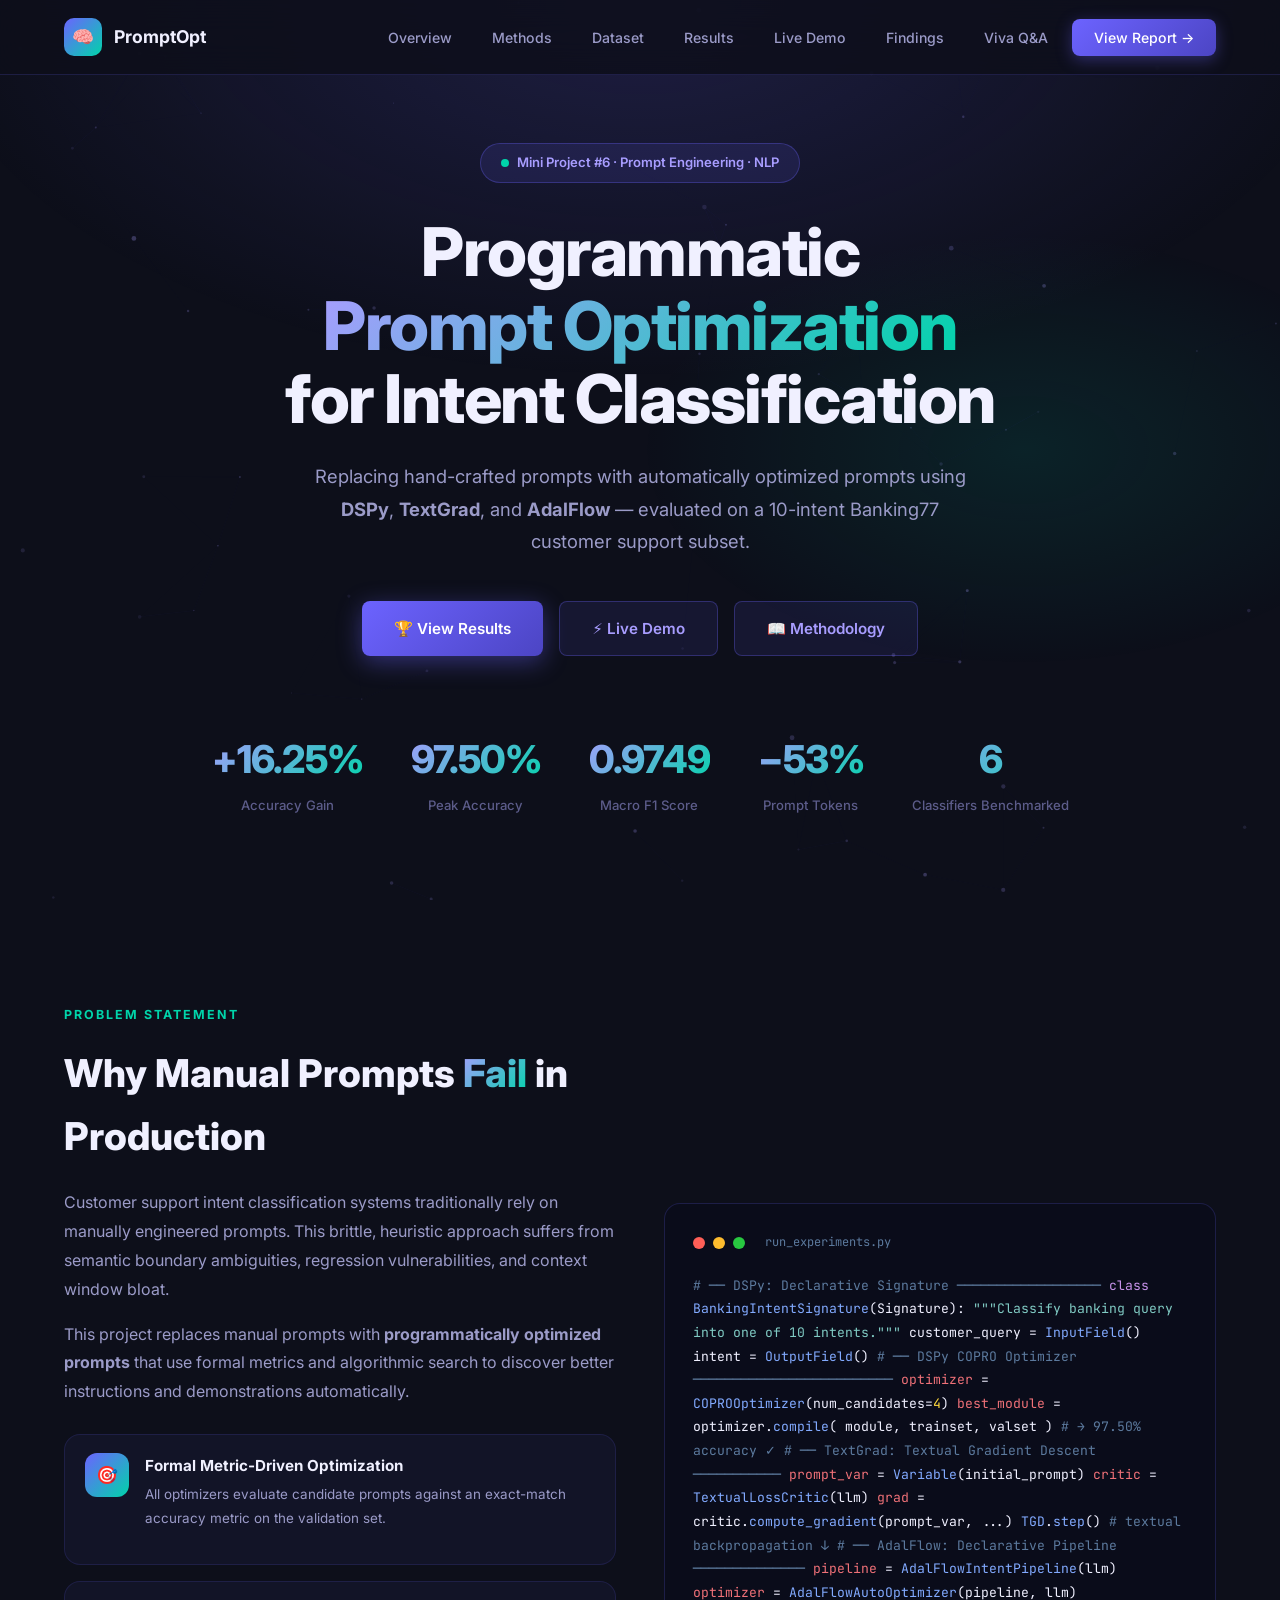
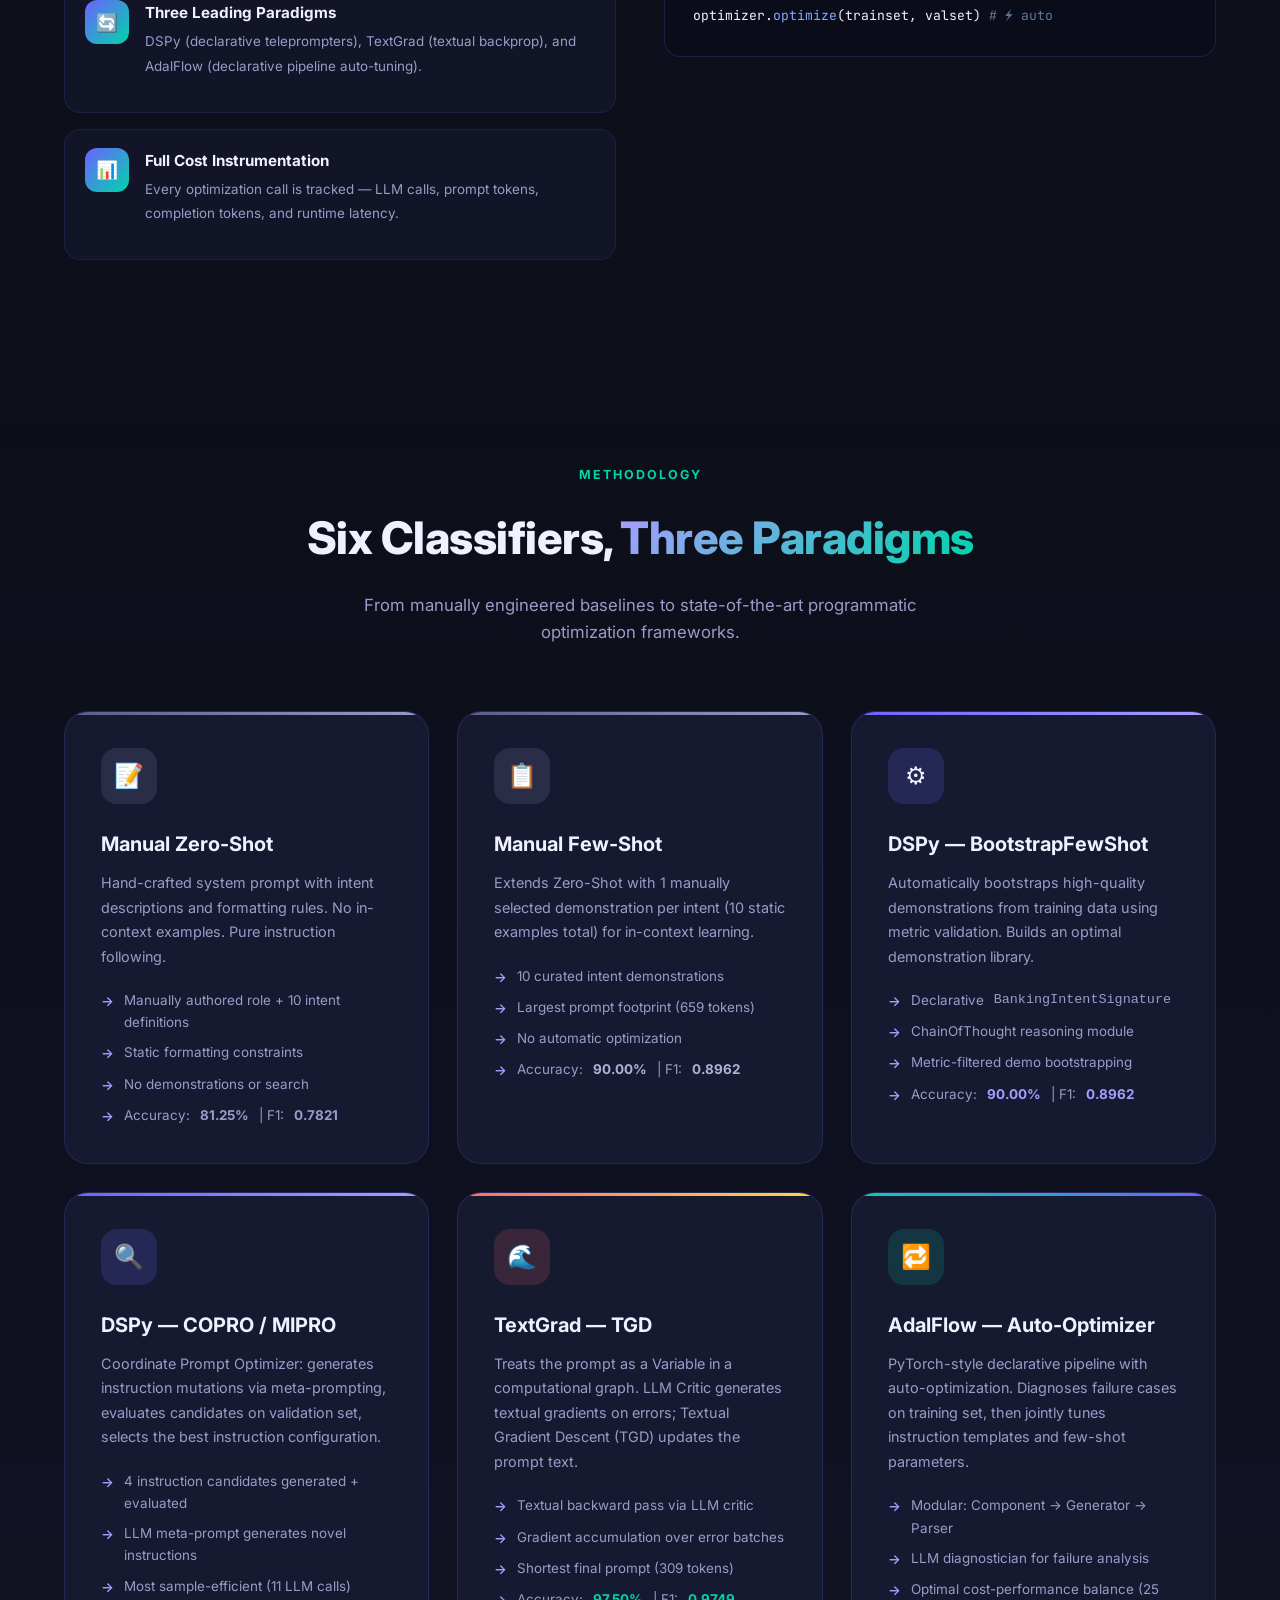
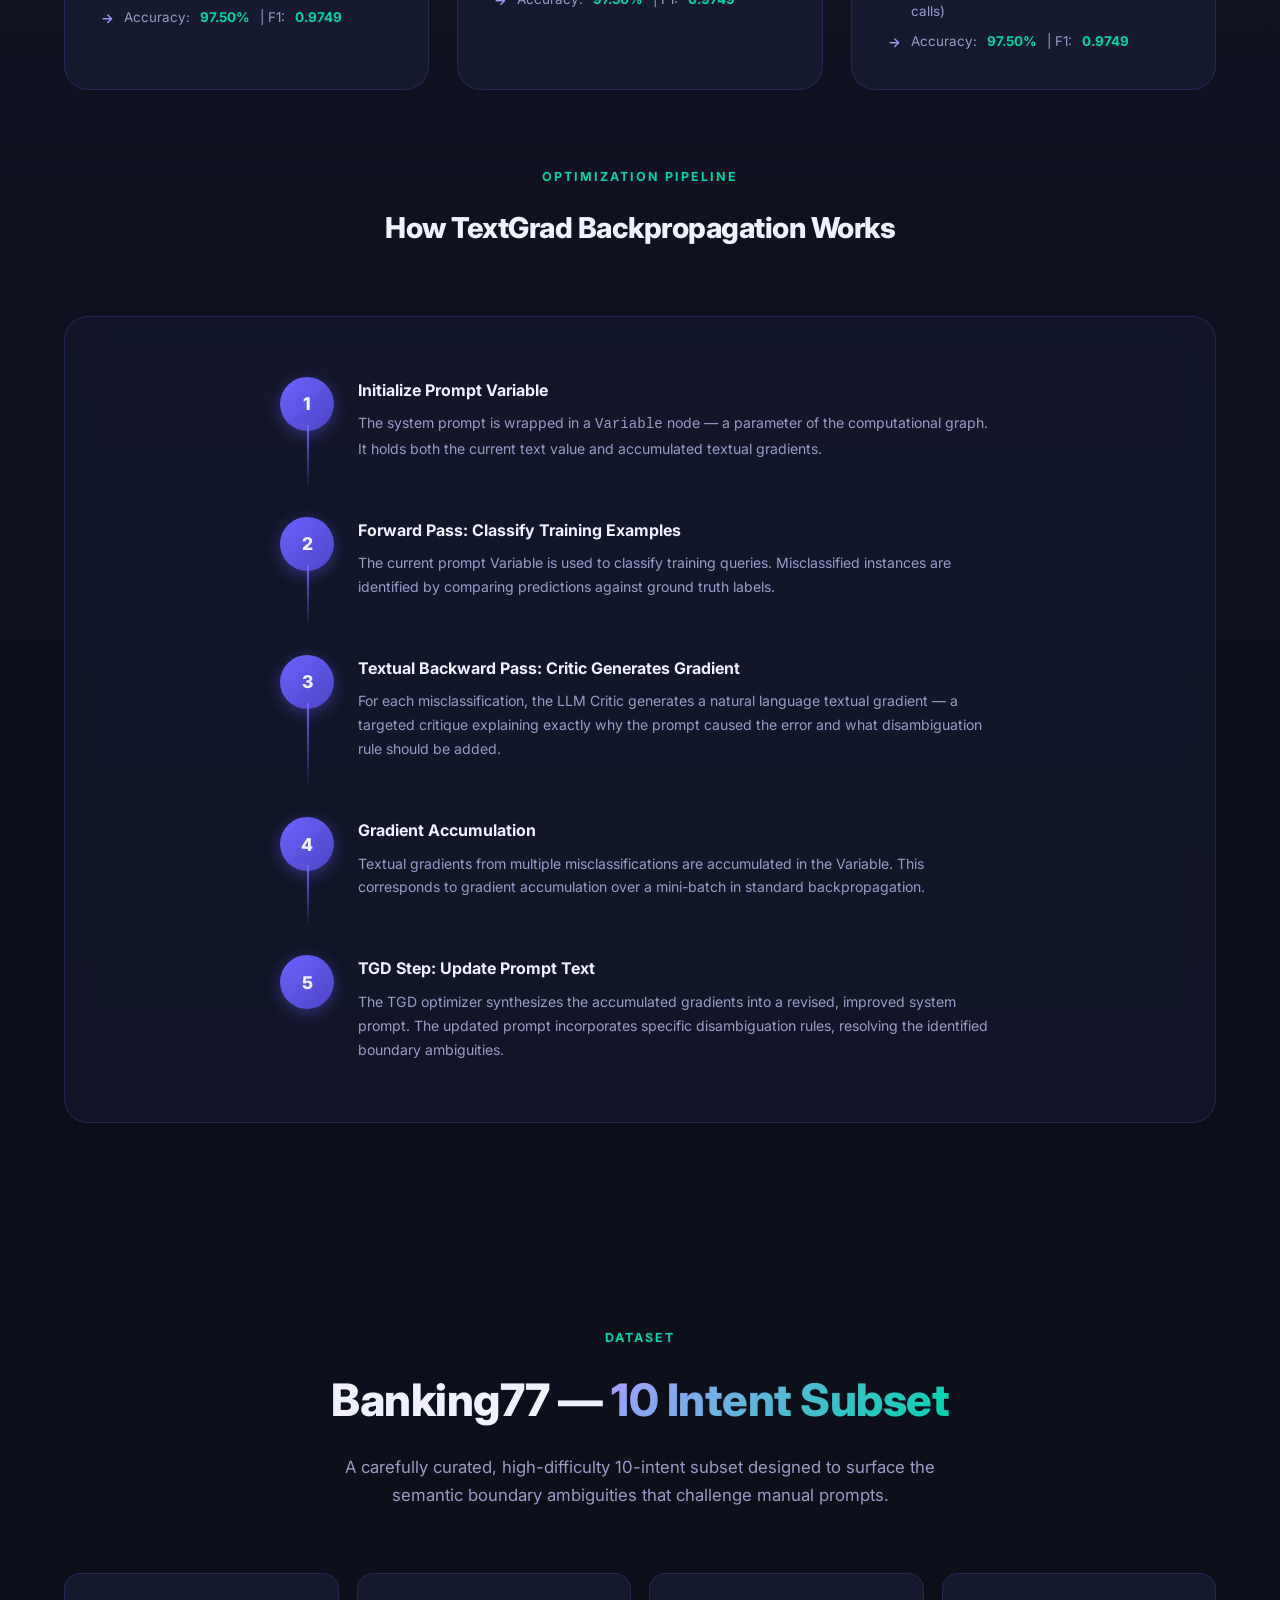
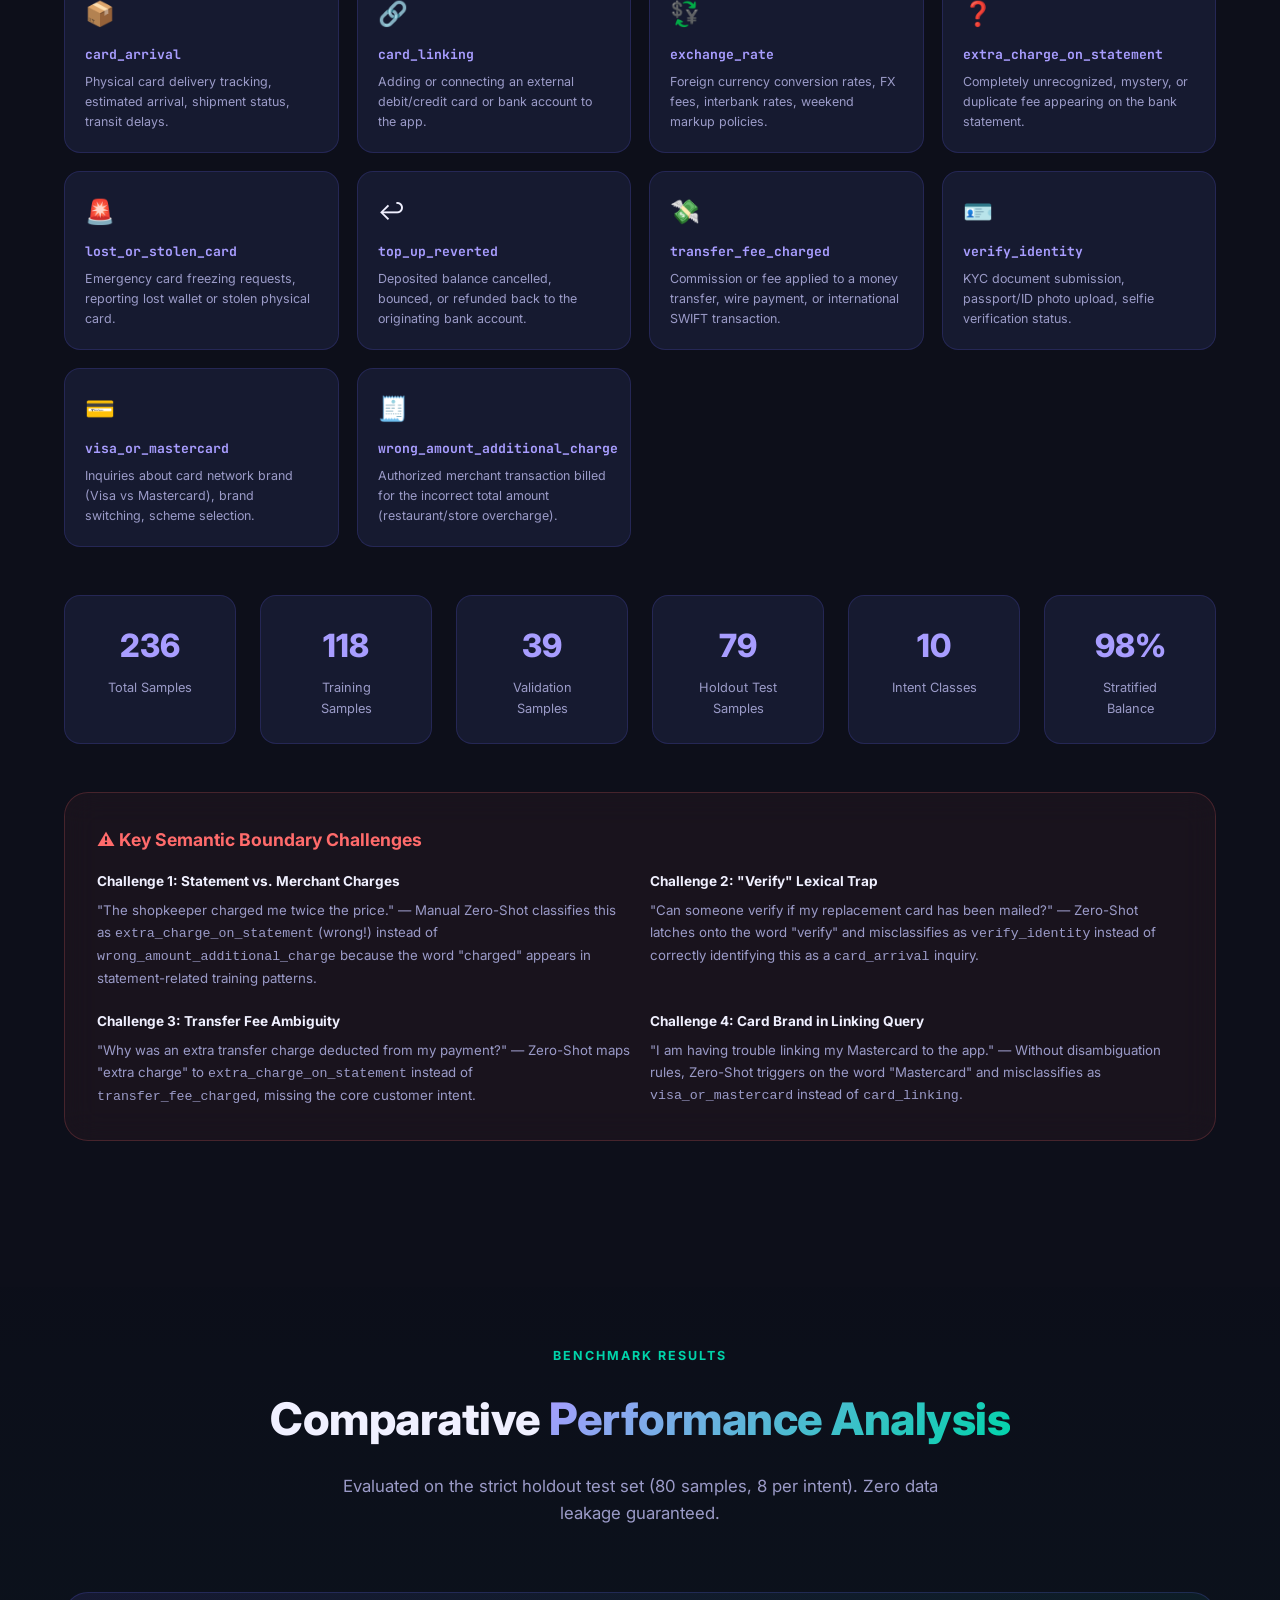
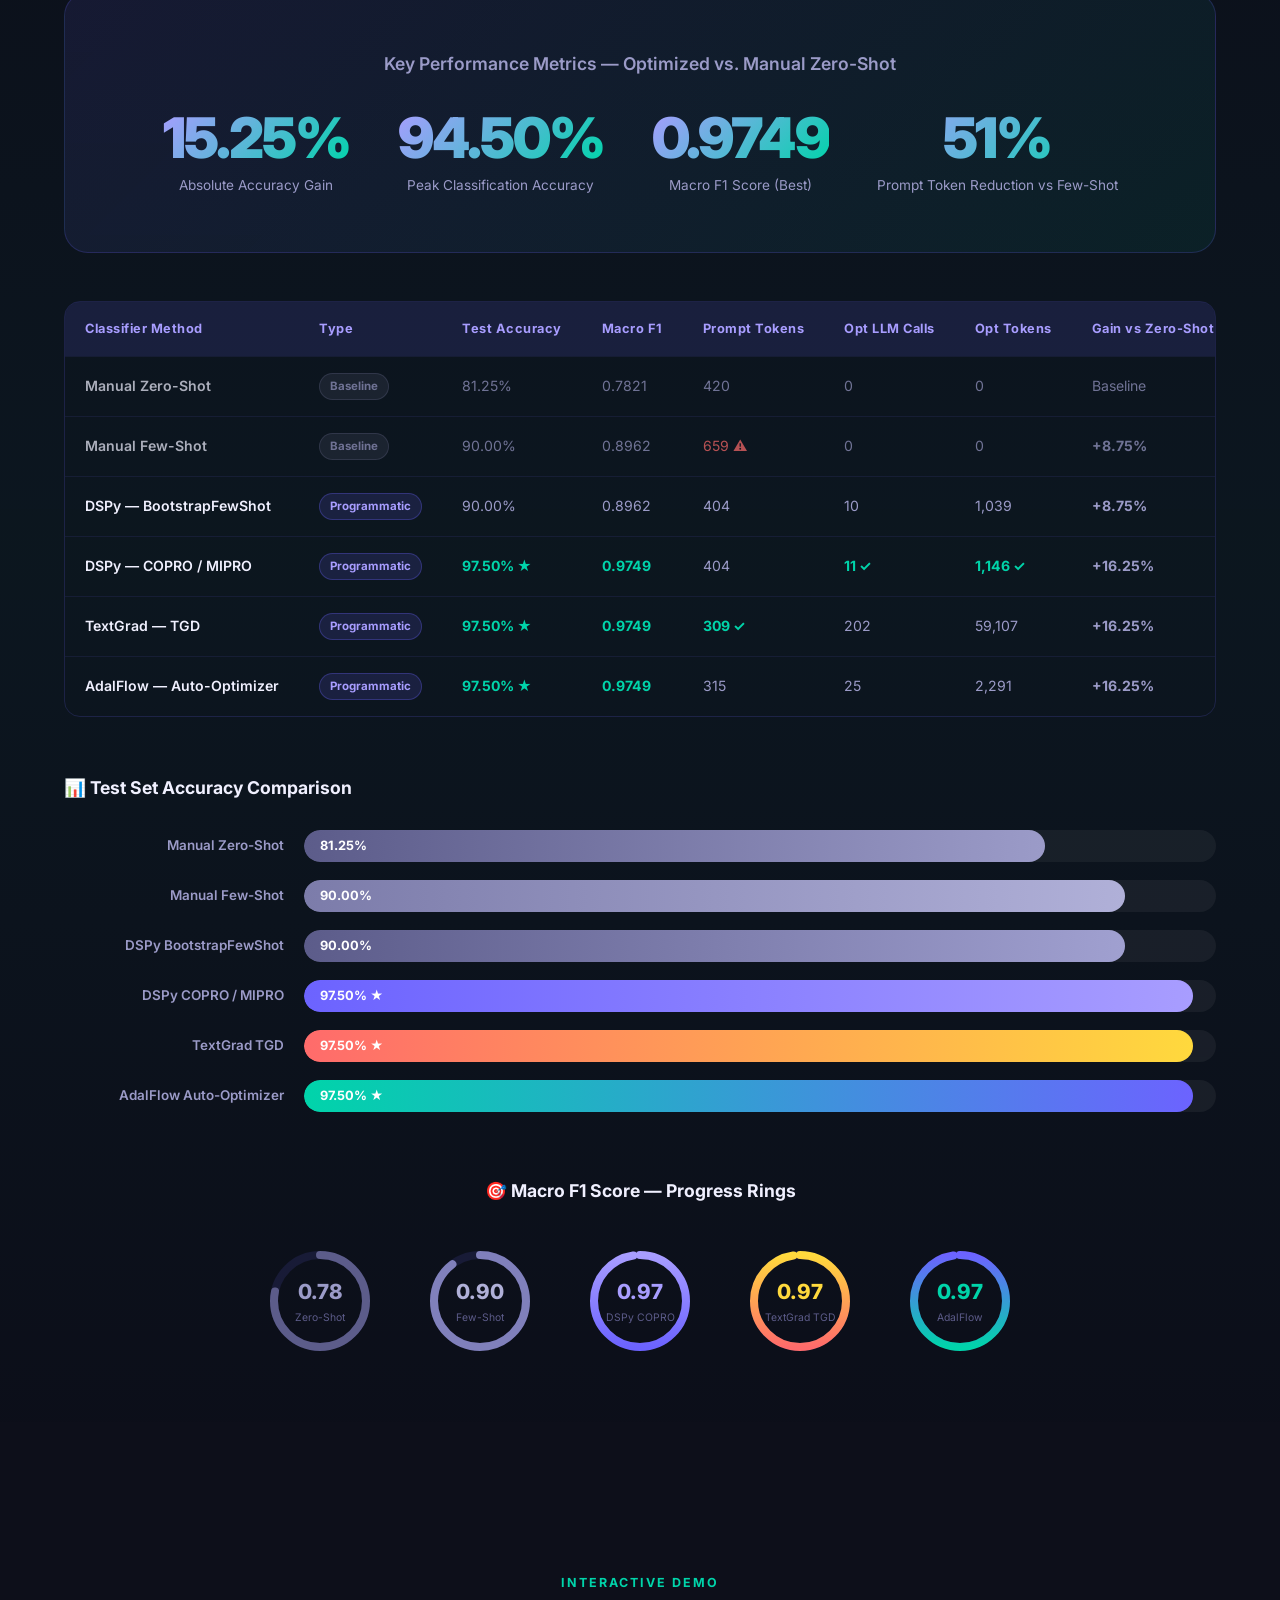
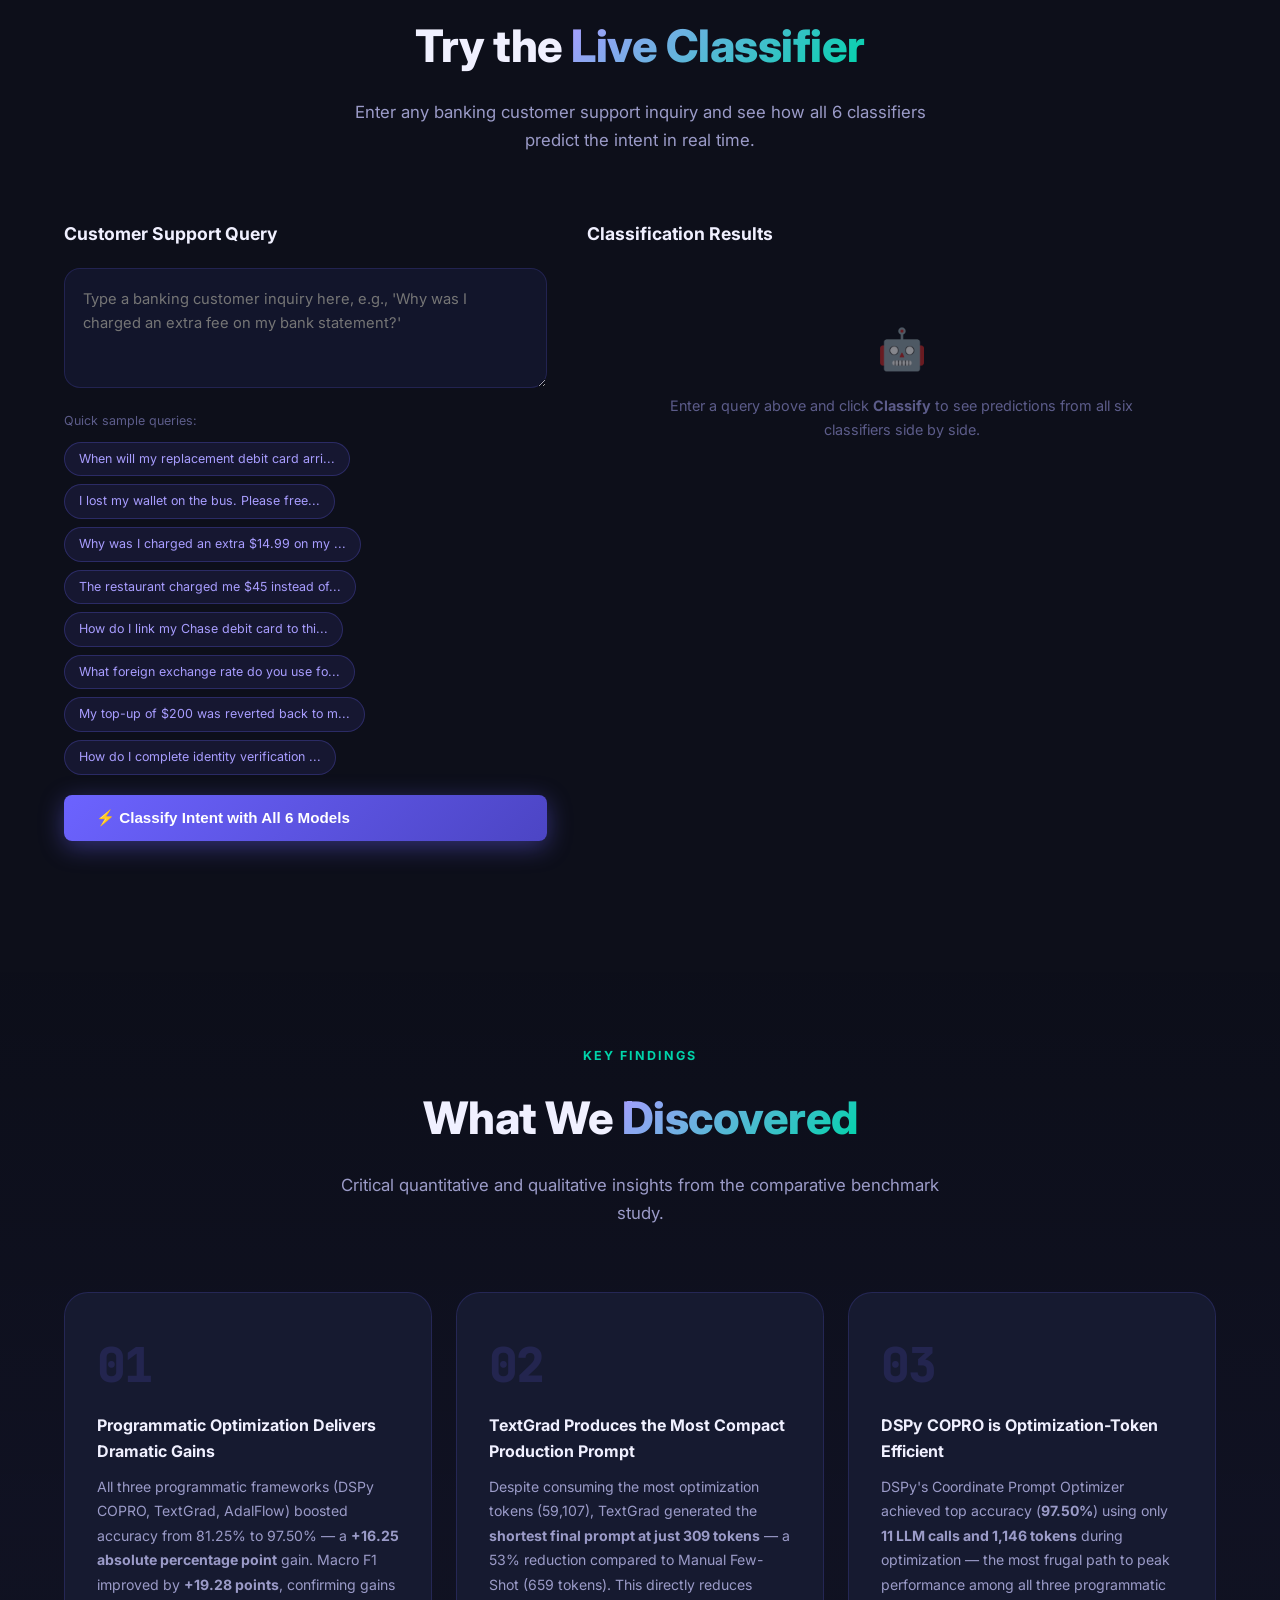
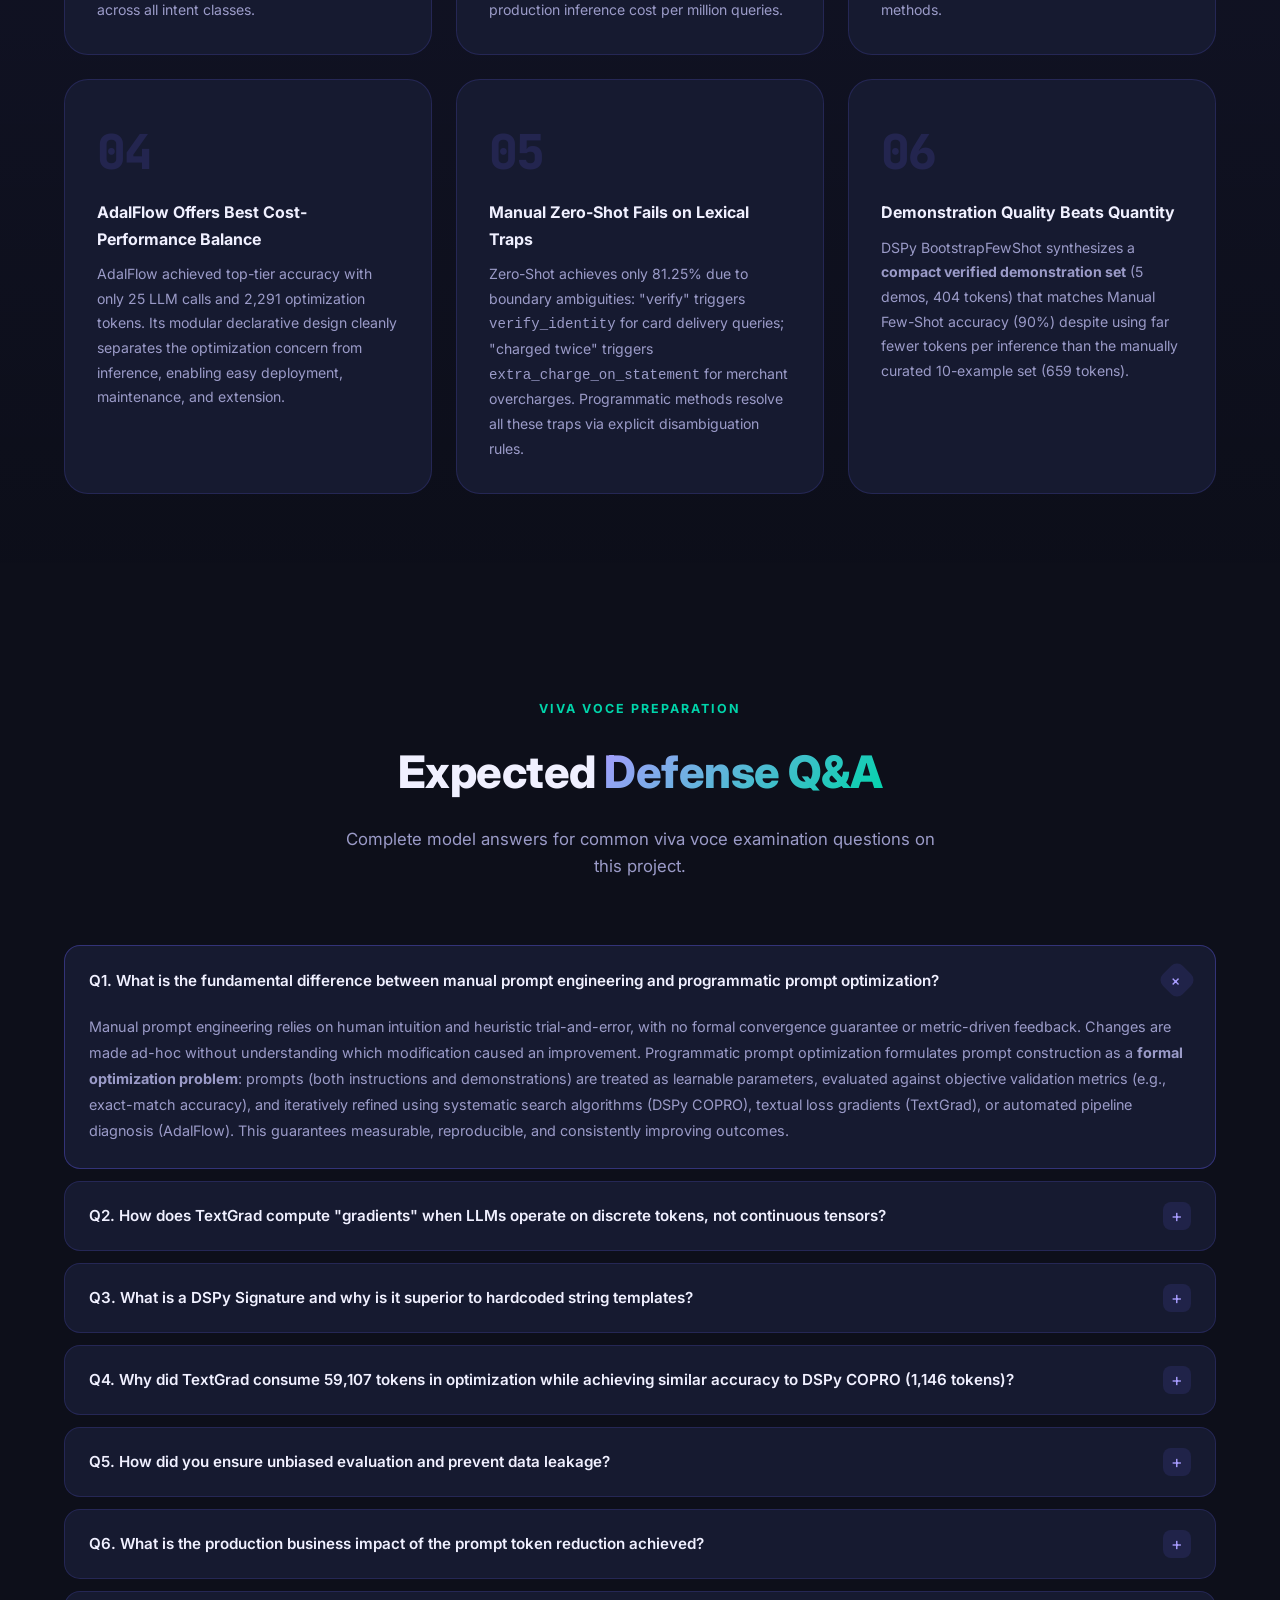
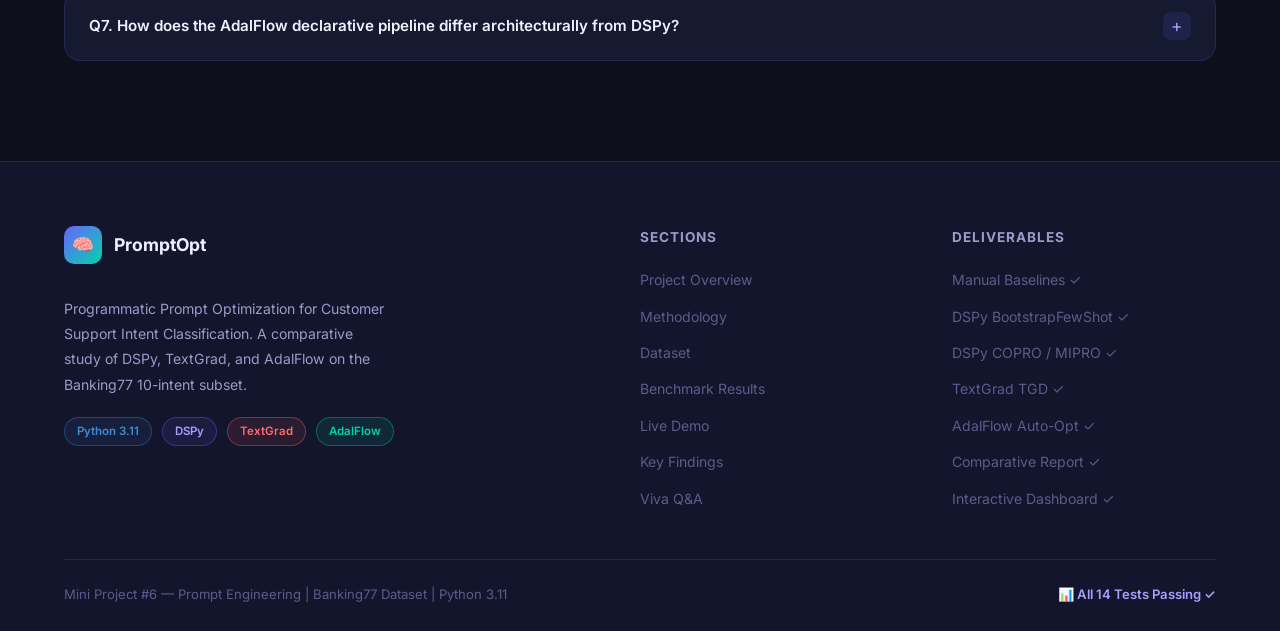
<file: website/index.html>
<!DOCTYPE html>
<html lang="en">
<head>
<meta charset="UTF-8">
<meta name="viewport" content="width=device-width, initial-scale=1.0">
<title>Programmatic Prompt Optimization — Mini Project #6</title>
<meta name="description" content="Comparative study of DSPy, TextGrad and AdalFlow for automated prompt optimization in customer support intent classification on Banking77 dataset.">
<link rel="preconnect" href="https://fonts.googleapis.com">
<link rel="preconnect" href="https://fonts.gstatic.com" crossorigin>
<link href="https://fonts.googleapis.com/css2?family=Inter:wght@300;400;500;600;700;800;900&family=JetBrains+Mono:wght@400;500;700&display=swap" rel="stylesheet">
<link rel="stylesheet" href="assets/css/style.css">
</head>
<body>

<!-- Loader -->
<div id="loader">
  <div class="loader-ring"></div>
  <div class="loader-text">Loading Research Project</div>
</div>

<!-- Particle Canvas -->
<canvas id="particles-canvas"></canvas>

<!-- Back to Top -->
<button id="back-to-top" aria-label="Back to top">↑</button>

<!-- ============================================================
     NAVBAR
============================================================ -->
<nav class="navbar">
  <div class="container nav-inner">
    <a href="#hero" class="nav-logo">
      <div class="nav-logo-icon">🧠</div>
      PromptOpt
    </a>
    <ul class="nav-links">
      <li><a href="#overview">Overview</a></li>
      <li><a href="#methodology">Methods</a></li>
      <li><a href="#dataset">Dataset</a></li>
      <li><a href="#results">Results</a></li>
      <li><a href="#demo">Live Demo</a></li>
      <li><a href="#findings">Findings</a></li>
      <li><a href="#viva">Viva Q&A</a></li>
      <li><a href="#viva" class="nav-cta">View Report →</a></li>
    </ul>
    <div class="hamburger" id="hamburger"><span></span><span></span><span></span></div>
  </div>
</nav>

<!-- ============================================================
     HERO
============================================================ -->
<section id="hero">
  <div class="hero-bg"></div>
  <div class="container">
    <div class="hero-content">
      <div class="hero-badge">
        <span></span>
        Mini Project #6 · Prompt Engineering · NLP
      </div>
      <h1 class="hero-title">
        Programmatic<br>
        <span class="text-gradient">Prompt Optimization</span><br>
        for Intent Classification
      </h1>
      <p class="hero-subtitle">
        Replacing hand-crafted prompts with automatically optimized prompts using
        <strong>DSPy</strong>, <strong>TextGrad</strong>, and <strong>AdalFlow</strong>
        — evaluated on a 10-intent Banking77 customer support subset.
      </p>
      <div class="hero-buttons">
        <a href="#results" class="btn btn-primary">
          🏆 View Results
        </a>
        <a href="#demo" class="btn btn-secondary">
          ⚡ Live Demo
        </a>
        <a href="#methodology" class="btn btn-secondary">
          📖 Methodology
        </a>
      </div>
      <div class="hero-stats">
        <div class="hero-stat-item">
          <div class="hero-stat-num">+16.25%</div>
          <div class="hero-stat-label">Accuracy Gain</div>
        </div>
        <div class="hero-stat-item">
          <div class="hero-stat-num">97.50%</div>
          <div class="hero-stat-label">Peak Accuracy</div>
        </div>
        <div class="hero-stat-item">
          <div class="hero-stat-num">0.9749</div>
          <div class="hero-stat-label">Macro F1 Score</div>
        </div>
        <div class="hero-stat-item">
          <div class="hero-stat-num">−53%</div>
          <div class="hero-stat-label">Prompt Tokens</div>
        </div>
        <div class="hero-stat-item">
          <div class="hero-stat-num">6</div>
          <div class="hero-stat-label">Classifiers Benchmarked</div>
        </div>
      </div>
    </div>
  </div>
</section>

<!-- ============================================================
     OVERVIEW
============================================================ -->
<section id="overview" class="section-padding">
  <div class="container">
    <div class="overview-grid">
      <div class="overview-text reveal">
        <div class="section-eyebrow">Problem Statement</div>
        <h2>Why Manual Prompts <span class="text-gradient">Fail</span> in Production</h2>
        <p>Customer support intent classification systems traditionally rely on manually engineered prompts. This brittle, heuristic approach suffers from semantic boundary ambiguities, regression vulnerabilities, and context window bloat.</p>
        <p>This project replaces manual prompts with <strong>programmatically optimized prompts</strong> that use formal metrics and algorithmic search to discover better instructions and demonstrations automatically.</p>
        <div class="overview-features">
          <div class="overview-feature">
            <div class="feature-icon">🎯</div>
            <div class="feature-text">
              <h4>Formal Metric-Driven Optimization</h4>
              <p>All optimizers evaluate candidate prompts against an exact-match accuracy metric on the validation set.</p>
            </div>
          </div>
          <div class="overview-feature">
            <div class="feature-icon">🔄</div>
            <div class="feature-text">
              <h4>Three Leading Paradigms</h4>
              <p>DSPy (declarative teleprompters), TextGrad (textual backprop), and AdalFlow (declarative pipeline auto-tuning).</p>
            </div>
          </div>
          <div class="overview-feature">
            <div class="feature-icon">📊</div>
            <div class="feature-text">
              <h4>Full Cost Instrumentation</h4>
              <p>Every optimization call is tracked — LLM calls, prompt tokens, completion tokens, and runtime latency.</p>
            </div>
          </div>
        </div>
      </div>
      <div class="reveal" style="transition-delay:0.15s">
        <div class="code-block">
          <div class="code-header">
            <div class="code-dot code-dot-red"></div>
            <div class="code-dot code-dot-yellow"></div>
            <div class="code-dot code-dot-green"></div>
            <span style="margin-left:12px;font-size:0.75rem;color:#5c7a9e">run_experiments.py</span>
          </div>
<span class="code-comment"># ── DSPy: Declarative Signature ──────────────────</span>
<span class="code-keyword">class</span> <span class="code-fn">BankingIntentSignature</span>(Signature):
    <span class="code-string">"""Classify banking query into one of 10 intents."""</span>
    customer_query = <span class="code-fn">InputField</span>()
    intent = <span class="code-fn">OutputField</span>()

<span class="code-comment"># ── DSPy COPRO Optimizer ─────────────────────────</span>
<span class="code-var">optimizer</span> = <span class="code-fn">COPROOptimizer</span>(num_candidates=<span class="code-number">4</span>)
<span class="code-var">best_module</span> = optimizer.<span class="code-fn">compile</span>(
    module, trainset, valset
) <span class="code-comment"># → 97.50% accuracy ✓</span>

<span class="code-comment"># ── TextGrad: Textual Gradient Descent ───────────</span>
<span class="code-var">prompt_var</span> = <span class="code-fn">Variable</span>(initial_prompt)
<span class="code-var">critic</span> = <span class="code-fn">TextualLossCritic</span>(llm)
<span class="code-var">grad</span> = critic.<span class="code-fn">compute_gradient</span>(prompt_var, ...)
<span class="code-fn">TGD</span>.<span class="code-fn">step</span>() <span class="code-comment"># textual backpropagation ↓</span>

<span class="code-comment"># ── AdalFlow: Declarative Pipeline ──────────────</span>
<span class="code-var">pipeline</span> = <span class="code-fn">AdalFlowIntentPipeline</span>(llm)
<span class="code-var">optimizer</span> = <span class="code-fn">AdalFlowAutoOptimizer</span>(pipeline, llm)
optimizer.<span class="code-fn">optimize</span>(trainset, valset) <span class="code-comment"># ⚡ auto</span>
        </div>
      </div>
    </div>
  </div>
</section>

<!-- ============================================================
     METHODOLOGY
============================================================ -->
<section id="methodology" class="section-padding" style="background: linear-gradient(to bottom, transparent, rgba(108,99,255,0.04) 50%, transparent);">
  <div class="container">
    <div class="section-header reveal">
      <div class="section-eyebrow">Methodology</div>
      <h2 class="section-title">Six Classifiers, <span class="text-gradient">Three Paradigms</span></h2>
      <p class="section-desc">From manually engineered baselines to state-of-the-art programmatic optimization frameworks.</p>
    </div>
    <div class="method-cards">
      <!-- Baseline cards -->
      <div class="method-card baseline reveal">
        <div class="method-icon">📝</div>
        <div class="method-title">Manual Zero-Shot</div>
        <div class="method-desc">Hand-crafted system prompt with intent descriptions and formatting rules. No in-context examples. Pure instruction following.</div>
        <ul class="method-features">
          <li>Manually authored role + 10 intent definitions</li>
          <li>Static formatting constraints</li>
          <li>No demonstrations or search</li>
          <li>Accuracy: <strong style="color:#9b9bc8">81.25%</strong> | F1: <strong style="color:#9b9bc8">0.7821</strong></li>
        </ul>
      </div>
      <div class="method-card baseline reveal" style="transition-delay:0.1s">
        <div class="method-icon">📋</div>
        <div class="method-title">Manual Few-Shot</div>
        <div class="method-desc">Extends Zero-Shot with 1 manually selected demonstration per intent (10 static examples total) for in-context learning.</div>
        <ul class="method-features">
          <li>10 curated intent demonstrations</li>
          <li>Largest prompt footprint (659 tokens)</li>
          <li>No automatic optimization</li>
          <li>Accuracy: <strong style="color:#b0b0d8">90.00%</strong> | F1: <strong style="color:#b0b0d8">0.8962</strong></li>
        </ul>
      </div>
      <!-- DSPy -->
      <div class="method-card dspy reveal" style="transition-delay:0.15s">
        <div class="method-icon">⚙️</div>
        <div class="method-title">DSPy — BootstrapFewShot</div>
        <div class="method-desc">Automatically bootstraps high-quality demonstrations from training data using metric validation. Builds an optimal demonstration library.</div>
        <ul class="method-features">
          <li>Declarative <code>BankingIntentSignature</code></li>
          <li>ChainOfThought reasoning module</li>
          <li>Metric-filtered demo bootstrapping</li>
          <li>Accuracy: <strong style="color:#a89dff">90.00%</strong> | F1: <strong style="color:#a89dff">0.8962</strong></li>
        </ul>
      </div>
      <div class="method-card dspy reveal" style="transition-delay:0.2s">
        <div class="method-icon">🔍</div>
        <div class="method-title">DSPy — COPRO / MIPRO</div>
        <div class="method-desc">Coordinate Prompt Optimizer: generates instruction mutations via meta-prompting, evaluates candidates on validation set, selects the best instruction configuration.</div>
        <ul class="method-features">
          <li>4 instruction candidates generated + evaluated</li>
          <li>LLM meta-prompt generates novel instructions</li>
          <li>Most sample-efficient (11 LLM calls)</li>
          <li>Accuracy: <strong style="color:#00d4aa">97.50%</strong> | F1: <strong style="color:#00d4aa">0.9749</strong></li>
        </ul>
      </div>
      <!-- TextGrad -->
      <div class="method-card textgrad reveal" style="transition-delay:0.25s">
        <div class="method-icon">🌊</div>
        <div class="method-title">TextGrad — TGD</div>
        <div class="method-desc">Treats the prompt as a Variable in a computational graph. LLM Critic generates textual gradients on errors; Textual Gradient Descent (TGD) updates the prompt text.</div>
        <ul class="method-features">
          <li>Textual backward pass via LLM critic</li>
          <li>Gradient accumulation over error batches</li>
          <li>Shortest final prompt (309 tokens)</li>
          <li>Accuracy: <strong style="color:#00d4aa">97.50%</strong> | F1: <strong style="color:#00d4aa">0.9749</strong></li>
        </ul>
      </div>
      <!-- AdalFlow -->
      <div class="method-card adalflow reveal" style="transition-delay:0.3s">
        <div class="method-icon">🔁</div>
        <div class="method-title">AdalFlow — Auto-Optimizer</div>
        <div class="method-desc">PyTorch-style declarative pipeline with auto-optimization. Diagnoses failure cases on training set, then jointly tunes instruction templates and few-shot parameters.</div>
        <ul class="method-features">
          <li>Modular: Component → Generator → Parser</li>
          <li>LLM diagnostician for failure analysis</li>
          <li>Optimal cost-performance balance (25 calls)</li>
          <li>Accuracy: <strong style="color:#00d4aa">97.50%</strong> | F1: <strong style="color:#00d4aa">0.9749</strong></li>
        </ul>
      </div>
    </div>

    <!-- Algorithm Flow -->
    <div style="margin-top:72px">
      <div class="section-header reveal">
        <div class="section-eyebrow">Optimization Pipeline</div>
        <h2 class="section-title" style="font-size:1.8rem">How TextGrad Backpropagation Works</h2>
      </div>
      <div class="glass-card card-p reveal">
        <div class="flow-diagram" style="max-width:720px;margin:0 auto">
          <div class="flow-step">
            <div class="flow-num">1</div>
            <div class="flow-content">
              <h4>Initialize Prompt Variable</h4>
              <p>The system prompt is wrapped in a <code>Variable</code> node — a parameter of the computational graph. It holds both the current text value and accumulated textual gradients.</p>
            </div>
          </div>
          <div class="flow-step">
            <div class="flow-num">2</div>
            <div class="flow-content">
              <h4>Forward Pass: Classify Training Examples</h4>
              <p>The current prompt Variable is used to classify training queries. Misclassified instances are identified by comparing predictions against ground truth labels.</p>
            </div>
          </div>
          <div class="flow-step">
            <div class="flow-num">3</div>
            <div class="flow-content">
              <h4>Textual Backward Pass: Critic Generates Gradient</h4>
              <p>For each misclassification, the LLM Critic generates a natural language textual gradient — a targeted critique explaining exactly why the prompt caused the error and what disambiguation rule should be added.</p>
            </div>
          </div>
          <div class="flow-step">
            <div class="flow-num">4</div>
            <div class="flow-content">
              <h4>Gradient Accumulation</h4>
              <p>Textual gradients from multiple misclassifications are accumulated in the Variable. This corresponds to gradient accumulation over a mini-batch in standard backpropagation.</p>
            </div>
          </div>
          <div class="flow-step" style="">
            <div class="flow-num">5</div>
            <div class="flow-content">
              <h4>TGD Step: Update Prompt Text</h4>
              <p>The TGD optimizer synthesizes the accumulated gradients into a revised, improved system prompt. The updated prompt incorporates specific disambiguation rules, resolving the identified boundary ambiguities.</p>
            </div>
          </div>
        </div>
      </div>
    </div>
  </div>
</section>

<!-- ============================================================
     DATASET
============================================================ -->
<section id="dataset" class="section-padding">
  <div class="container">
    <div class="section-header reveal">
      <div class="section-eyebrow">Dataset</div>
      <h2 class="section-title">Banking77 — <span class="text-gradient">10 Intent Subset</span></h2>
      <p class="section-desc">A carefully curated, high-difficulty 10-intent subset designed to surface the semantic boundary ambiguities that challenge manual prompts.</p>
    </div>

    <div class="intent-grid">
      <div class="intent-card reveal">
        <div class="intent-card-icon">📦</div>
        <div class="intent-card-name">card_arrival</div>
        <div class="intent-card-desc">Physical card delivery tracking, estimated arrival, shipment status, transit delays.</div>
      </div>
      <div class="intent-card reveal" style="transition-delay:0.05s">
        <div class="intent-card-icon">🔗</div>
        <div class="intent-card-name">card_linking</div>
        <div class="intent-card-desc">Adding or connecting an external debit/credit card or bank account to the app.</div>
      </div>
      <div class="intent-card reveal" style="transition-delay:0.1s">
        <div class="intent-card-icon">💱</div>
        <div class="intent-card-name">exchange_rate</div>
        <div class="intent-card-desc">Foreign currency conversion rates, FX fees, interbank rates, weekend markup policies.</div>
      </div>
      <div class="intent-card reveal" style="transition-delay:0.15s">
        <div class="intent-card-icon">❓</div>
        <div class="intent-card-name">extra_charge_on_statement</div>
        <div class="intent-card-desc">Completely unrecognized, mystery, or duplicate fee appearing on the bank statement.</div>
      </div>
      <div class="intent-card reveal" style="transition-delay:0.2s">
        <div class="intent-card-icon">🚨</div>
        <div class="intent-card-name">lost_or_stolen_card</div>
        <div class="intent-card-desc">Emergency card freezing requests, reporting lost wallet or stolen physical card.</div>
      </div>
      <div class="intent-card reveal" style="transition-delay:0.25s">
        <div class="intent-card-icon">↩️</div>
        <div class="intent-card-name">top_up_reverted</div>
        <div class="intent-card-desc">Deposited balance cancelled, bounced, or refunded back to the originating bank account.</div>
      </div>
      <div class="intent-card reveal" style="transition-delay:0.3s">
        <div class="intent-card-icon">💸</div>
        <div class="intent-card-name">transfer_fee_charged</div>
        <div class="intent-card-desc">Commission or fee applied to a money transfer, wire payment, or international SWIFT transaction.</div>
      </div>
      <div class="intent-card reveal" style="transition-delay:0.35s">
        <div class="intent-card-icon">🪪</div>
        <div class="intent-card-name">verify_identity</div>
        <div class="intent-card-desc">KYC document submission, passport/ID photo upload, selfie verification status.</div>
      </div>
      <div class="intent-card reveal" style="transition-delay:0.4s">
        <div class="intent-card-icon">💳</div>
        <div class="intent-card-name">visa_or_mastercard</div>
        <div class="intent-card-desc">Inquiries about card network brand (Visa vs Mastercard), brand switching, scheme selection.</div>
      </div>
      <div class="intent-card reveal" style="transition-delay:0.45s">
        <div class="intent-card-icon">🧾</div>
        <div class="intent-card-name">wrong_amount_additional_charge</div>
        <div class="intent-card-desc">Authorized merchant transaction billed for the incorrect total amount (restaurant/store overcharge).</div>
      </div>
    </div>

    <div class="dataset-stats-row">
      <div class="ds-stat reveal">
        <div class="ds-stat-num" data-counter data-target="240" data-suffix="">0</div>
        <div class="ds-stat-label">Total Samples</div>
      </div>
      <div class="ds-stat reveal" style="transition-delay:0.1s">
        <div class="ds-stat-num" data-counter data-target="120" data-suffix="">0</div>
        <div class="ds-stat-label">Training Samples</div>
      </div>
      <div class="ds-stat reveal" style="transition-delay:0.15s">
        <div class="ds-stat-num" data-counter data-target="40" data-suffix="">0</div>
        <div class="ds-stat-label">Validation Samples</div>
      </div>
      <div class="ds-stat reveal" style="transition-delay:0.2s">
        <div class="ds-stat-num" data-counter data-target="80" data-suffix="">0</div>
        <div class="ds-stat-label">Holdout Test Samples</div>
      </div>
      <div class="ds-stat reveal" style="transition-delay:0.25s">
        <div class="ds-stat-num" data-counter data-target="10" data-suffix="">0</div>
        <div class="ds-stat-label">Intent Classes</div>
      </div>
      <div class="ds-stat reveal" style="transition-delay:0.3s">
        <div class="ds-stat-num" data-counter data-target="100" data-suffix="%">0</div>
        <div class="ds-stat-label">Stratified Balance</div>
      </div>
    </div>

    <!-- Ambiguity Callout -->
    <div class="glass-card card-p reveal" style="margin-top:48px; background: rgba(255,107,107,0.05); border-color: rgba(255,107,107,0.2);">
      <h3 style="font-size:1.1rem;margin-bottom:16px;color:#ff6b6b">⚠️ Key Semantic Boundary Challenges</h3>
      <div class="grid-2" style="gap:20px">
        <div>
          <div style="font-size:0.85rem;font-weight:700;color:var(--text-primary);margin-bottom:8px">Challenge 1: Statement vs. Merchant Charges</div>
          <div style="font-size:0.83rem;color:var(--text-secondary)">
            "The shopkeeper charged me twice the price." — Manual Zero-Shot classifies this as <code>extra_charge_on_statement</code> (wrong!) instead of <code>wrong_amount_additional_charge</code> because the word "charged" appears in statement-related training patterns.
          </div>
        </div>
        <div>
          <div style="font-size:0.85rem;font-weight:700;color:var(--text-primary);margin-bottom:8px">Challenge 2: "Verify" Lexical Trap</div>
          <div style="font-size:0.83rem;color:var(--text-secondary)">
            "Can someone verify if my replacement card has been mailed?" — Zero-Shot latches onto the word "verify" and misclassifies as <code>verify_identity</code> instead of correctly identifying this as a <code>card_arrival</code> inquiry.
          </div>
        </div>
        <div>
          <div style="font-size:0.85rem;font-weight:700;color:var(--text-primary);margin-bottom:8px">Challenge 3: Transfer Fee Ambiguity</div>
          <div style="font-size:0.83rem;color:var(--text-secondary)">
            "Why was an extra transfer charge deducted from my payment?" — Zero-Shot maps "extra charge" to <code>extra_charge_on_statement</code> instead of <code>transfer_fee_charged</code>, missing the core customer intent.
          </div>
        </div>
        <div>
          <div style="font-size:0.85rem;font-weight:700;color:var(--text-primary);margin-bottom:8px">Challenge 4: Card Brand in Linking Query</div>
          <div style="font-size:0.83rem;color:var(--text-secondary)">
            "I am having trouble linking my Mastercard to the app." — Without disambiguation rules, Zero-Shot triggers on the word "Mastercard" and misclassifies as <code>visa_or_mastercard</code> instead of <code>card_linking</code>.
          </div>
        </div>
      </div>
    </div>
  </div>
</section>

<!-- ============================================================
     RESULTS
============================================================ -->
<section id="results" class="section-padding" style="background: linear-gradient(to bottom, transparent, rgba(0,212,170,0.04) 50%, transparent);">
  <div class="container">
    <div class="section-header reveal">
      <div class="section-eyebrow">Benchmark Results</div>
      <h2 class="section-title">Comparative <span class="text-gradient">Performance Analysis</span></h2>
      <p class="section-desc">Evaluated on the strict holdout test set (80 samples, 8 per intent). Zero data leakage guaranteed.</p>
    </div>

    <!-- Big numbers -->
    <div class="results-hero reveal">
      <h3>Key Performance Metrics — Optimized vs. Manual Zero-Shot</h3>
      <div class="big-stats">
        <div class="big-stat">
          <div class="big-stat-num" data-counter data-target="16" data-suffix=".25%" data-float="false">0</div>
          <div class="big-stat-label">Absolute Accuracy Gain</div>
        </div>
        <div class="big-stat">
          <div class="big-stat-num" data-counter data-target="97" data-suffix=".50%">0</div>
          <div class="big-stat-label">Peak Classification Accuracy</div>
        </div>
        <div class="big-stat">
          <div class="big-stat-num">0.9749</div>
          <div class="big-stat-label">Macro F1 Score (Best)</div>
        </div>
        <div class="big-stat">
          <div class="big-stat-num" data-counter data-target="53" data-suffix="%">0</div>
          <div class="big-stat-label">Prompt Token Reduction vs Few-Shot</div>
        </div>
      </div>
    </div>

    <!-- Main Table -->
    <div class="table-wrapper reveal">
      <table class="results-table">
        <thead>
          <tr>
            <th>Classifier Method</th>
            <th>Type</th>
            <th>Test Accuracy</th>
            <th>Macro F1</th>
            <th>Prompt Tokens</th>
            <th>Opt LLM Calls</th>
            <th>Opt Tokens</th>
            <th>Gain vs Zero-Shot</th>
          </tr>
        </thead>
        <tbody>
          <tr class="baseline-row">
            <td class="method-name">Manual Zero-Shot</td>
            <td><span class="badge badge-baseline">Baseline</span></td>
            <td>81.25%</td>
            <td>0.7821</td>
            <td>420</td>
            <td>0</td>
            <td>0</td>
            <td class="gain-zero">Baseline</td>
          </tr>
          <tr class="baseline-row">
            <td class="method-name">Manual Few-Shot</td>
            <td><span class="badge badge-baseline">Baseline</span></td>
            <td>90.00%</td>
            <td>0.8962</td>
            <td style="color:var(--accent)">659 ⚠️</td>
            <td>0</td>
            <td>0</td>
            <td class="gain-positive">+8.75%</td>
          </tr>
          <tr>
            <td class="method-name">DSPy — BootstrapFewShot</td>
            <td><span class="badge badge-programmatic">Programmatic</span></td>
            <td>90.00%</td>
            <td>0.8962</td>
            <td>404</td>
            <td>10</td>
            <td>1,039</td>
            <td class="gain-positive">+8.75%</td>
          </tr>
          <tr>
            <td class="method-name">DSPy — COPRO / MIPRO</td>
            <td><span class="badge badge-programmatic">Programmatic</span></td>
            <td class="best">97.50% ★</td>
            <td class="best">0.9749</td>
            <td>404</td>
            <td style="color:var(--secondary);font-weight:700">11 ✓</td>
            <td style="color:var(--secondary);font-weight:700">1,146 ✓</td>
            <td class="gain-positive">+16.25%</td>
          </tr>
          <tr>
            <td class="method-name">TextGrad — TGD</td>
            <td><span class="badge badge-programmatic">Programmatic</span></td>
            <td class="best">97.50% ★</td>
            <td class="best">0.9749</td>
            <td style="color:var(--secondary);font-weight:700">309 ✓</td>
            <td>202</td>
            <td>59,107</td>
            <td class="gain-positive">+16.25%</td>
          </tr>
          <tr>
            <td class="method-name">AdalFlow — Auto-Optimizer</td>
            <td><span class="badge badge-programmatic">Programmatic</span></td>
            <td class="best">97.50% ★</td>
            <td class="best">0.9749</td>
            <td>315</td>
            <td>25</td>
            <td>2,291</td>
            <td class="gain-positive">+16.25%</td>
          </tr>
        </tbody>
      </table>
    </div>

    <!-- Bar Chart: Accuracy -->
    <div class="chart-section reveal" style="margin-top:56px">
      <div class="chart-title">📊 Test Set Accuracy Comparison</div>
      <div class="bar-chart">
        <div class="bar-row">
          <div class="bar-label">Manual Zero-Shot</div>
          <div class="bar-track">
            <div class="bar-fill zero-shot" data-width="81.25" style="width:0%">81.25%</div>
          </div>
        </div>
        <div class="bar-row">
          <div class="bar-label">Manual Few-Shot</div>
          <div class="bar-track">
            <div class="bar-fill few-shot" data-width="90" style="width:0%">90.00%</div>
          </div>
        </div>
        <div class="bar-row">
          <div class="bar-label">DSPy BootstrapFewShot</div>
          <div class="bar-track">
            <div class="bar-fill dspy-bs" data-width="90" style="width:0%">90.00%</div>
          </div>
        </div>
        <div class="bar-row">
          <div class="bar-label">DSPy COPRO / MIPRO</div>
          <div class="bar-track">
            <div class="bar-fill dspy-co" data-width="97.5" style="width:0%">97.50% ★</div>
          </div>
        </div>
        <div class="bar-row">
          <div class="bar-label">TextGrad TGD</div>
          <div class="bar-track">
            <div class="bar-fill textgrad" data-width="97.5" style="width:0%">97.50% ★</div>
          </div>
        </div>
        <div class="bar-row">
          <div class="bar-label">AdalFlow Auto-Optimizer</div>
          <div class="bar-track">
            <div class="bar-fill adalflow" data-width="97.5" style="width:0%">97.50% ★</div>
          </div>
        </div>
      </div>
    </div>

    <!-- Progress Rings -->
    <div class="reveal" style="margin-top:64px">
      <div class="chart-title" style="text-align:center;margin-bottom:36px">🎯 Macro F1 Score — Progress Rings</div>
      <div style="display:flex;gap:40px;justify-content:center;flex-wrap:wrap">
        <!-- Zero-Shot -->
        <div style="text-align:center">
          <div class="progress-ring-wrap" data-pct="78.21">
            <svg width="120" height="120" viewBox="0 0 120 120">
              <circle class="progress-ring-bg" cx="60" cy="60" r="46"/>
              <circle class="progress-ring-fg" cx="60" cy="60" r="46" stroke="#5c5c8a"/>
            </svg>
            <div class="progress-ring-label">
              <div class="num" style="color:#9b9bc8">0.78</div>
              <div class="sub">Zero-Shot</div>
            </div>
          </div>
        </div>
        <!-- Few-Shot -->
        <div style="text-align:center">
          <div class="progress-ring-wrap" data-pct="89.62">
            <svg width="120" height="120" viewBox="0 0 120 120">
              <circle class="progress-ring-bg" cx="60" cy="60" r="46"/>
              <circle class="progress-ring-fg" cx="60" cy="60" r="46" stroke="#8080bb"/>
            </svg>
            <div class="progress-ring-label">
              <div class="num" style="color:#b0b0d8">0.90</div>
              <div class="sub">Few-Shot</div>
            </div>
          </div>
        </div>
        <!-- DSPy -->
        <div style="text-align:center">
          <div class="progress-ring-wrap" data-pct="97.49">
            <svg width="120" height="120" viewBox="0 0 120 120">
              <circle class="progress-ring-bg" cx="60" cy="60" r="46"/>
              <circle class="progress-ring-fg" cx="60" cy="60" r="46" stroke="url(#grad1)"/>
              <defs><linearGradient id="grad1" x1="0%" y1="0%" x2="100%" y2="0%"><stop offset="0%" stop-color="#6c63ff"/><stop offset="100%" stop-color="#a89dff"/></linearGradient></defs>
            </svg>
            <div class="progress-ring-label">
              <div class="num" style="color:#a89dff">0.97</div>
              <div class="sub">DSPy COPRO</div>
            </div>
          </div>
        </div>
        <!-- TextGrad -->
        <div style="text-align:center">
          <div class="progress-ring-wrap" data-pct="97.49">
            <svg width="120" height="120" viewBox="0 0 120 120">
              <circle class="progress-ring-bg" cx="60" cy="60" r="46"/>
              <circle class="progress-ring-fg" cx="60" cy="60" r="46" stroke="url(#grad2)"/>
              <defs><linearGradient id="grad2" x1="0%" y1="0%" x2="100%" y2="0%"><stop offset="0%" stop-color="#ff6b6b"/><stop offset="100%" stop-color="#ffd93d"/></linearGradient></defs>
            </svg>
            <div class="progress-ring-label">
              <div class="num" style="color:#ffd93d">0.97</div>
              <div class="sub">TextGrad TGD</div>
            </div>
          </div>
        </div>
        <!-- AdalFlow -->
        <div style="text-align:center">
          <div class="progress-ring-wrap" data-pct="97.49">
            <svg width="120" height="120" viewBox="0 0 120 120">
              <circle class="progress-ring-bg" cx="60" cy="60" r="46"/>
              <circle class="progress-ring-fg" cx="60" cy="60" r="46" stroke="url(#grad3)"/>
              <defs><linearGradient id="grad3" x1="0%" y1="0%" x2="100%" y2="0%"><stop offset="0%" stop-color="#00d4aa"/><stop offset="100%" stop-color="#6c63ff"/></linearGradient></defs>
            </svg>
            <div class="progress-ring-label">
              <div class="num" style="color:#00d4aa">0.97</div>
              <div class="sub">AdalFlow</div>
            </div>
          </div>
        </div>
      </div>
    </div>
  </div>
</section>

<!-- ============================================================
     LIVE DEMO
============================================================ -->
<section id="demo" class="section-padding">
  <div class="container">
    <div class="section-header reveal">
      <div class="section-eyebrow">Interactive Demo</div>
      <h2 class="section-title">Try the <span class="text-gradient">Live Classifier</span></h2>
      <p class="section-desc">Enter any banking customer support inquiry and see how all 6 classifiers predict the intent in real time.</p>
    </div>

    <div class="demo-container reveal">
      <div class="demo-input-area">
        <h3>Customer Support Query</h3>
        <textarea id="demo-query" class="demo-textarea" placeholder="Type a banking customer inquiry here, e.g., 'Why was I charged an extra fee on my bank statement?'"></textarea>
        <div class="demo-samples">
          <div class="demo-samples-label">Quick sample queries:</div>
          <div class="sample-chips">
            <div class="chip" data-query="When will my replacement debit card arrive in the mail?">📦 Card Arrival</div>
            <div class="chip" data-query="I lost my wallet on the bus. Please freeze my card immediately!">🚨 Lost Card</div>
            <div class="chip" data-query="Why was I charged an unexpected $14.99 on my bank statement?">❓ Mystery Fee</div>
            <div class="chip" data-query="The restaurant charged me $45 instead of $35 on my receipt.">🧾 Wrong Amount</div>
            <div class="chip" data-query="How do I link my external debit card to this app?">🔗 Card Linking</div>
            <div class="chip" data-query="What foreign exchange rate do you use for EUR to USD?">💱 Exchange Rate</div>
            <div class="chip" data-query="My top-up of $200 was reverted back to my bank account.">↩️ Top-Up Reverted</div>
            <div class="chip" data-query="How do I complete identity verification using my passport?">🪪 Verify Identity</div>
          </div>
        </div>
        <button id="demo-run" class="btn btn-primary demo-btn">
          ⚡ Classify Intent with All 6 Models
        </button>
      </div>
      <div class="demo-results">
        <h3>Classification Results</h3>
        <div id="demo-output">
          <div class="demo-idle">
            <div class="demo-idle-icon">🤖</div>
            <div>Enter a query above and click <strong>Classify</strong> to see predictions from all six classifiers side by side.</div>
          </div>
        </div>
      </div>
    </div>
  </div>
</section>

<!-- ============================================================
     FINDINGS
============================================================ -->
<section id="findings" class="section-padding" style="background: linear-gradient(to bottom, transparent, rgba(108,99,255,0.04) 50%, transparent);">
  <div class="container">
    <div class="section-header reveal">
      <div class="section-eyebrow">Key Findings</div>
      <h2 class="section-title">What We <span class="text-gradient">Discovered</span></h2>
      <p class="section-desc">Critical quantitative and qualitative insights from the comparative benchmark study.</p>
    </div>
    <div class="finding-cards">
      <div class="finding-card reveal">
        <div class="finding-num">01</div>
        <div class="finding-title">Programmatic Optimization Delivers Dramatic Gains</div>
        <div class="finding-text">All three programmatic frameworks (DSPy COPRO, TextGrad, AdalFlow) boosted accuracy from 81.25% to 97.50% — a <strong>+16.25 absolute percentage point</strong> gain. Macro F1 improved by <strong>+19.28 points</strong>, confirming gains across all intent classes.</div>
      </div>
      <div class="finding-card reveal" style="transition-delay:0.1s">
        <div class="finding-num">02</div>
        <div class="finding-title">TextGrad Produces the Most Compact Production Prompt</div>
        <div class="finding-text">Despite consuming the most optimization tokens (59,107), TextGrad generated the <strong>shortest final prompt at just 309 tokens</strong> — a 53% reduction compared to Manual Few-Shot (659 tokens). This directly reduces production inference cost per million queries.</div>
      </div>
      <div class="finding-card reveal" style="transition-delay:0.15s">
        <div class="finding-num">03</div>
        <div class="finding-title">DSPy COPRO is Optimization-Token Efficient</div>
        <div class="finding-text">DSPy's Coordinate Prompt Optimizer achieved top accuracy (<strong>97.50%</strong>) using only <strong>11 LLM calls and 1,146 tokens</strong> during optimization — the most frugal path to peak performance among all three programmatic methods.</div>
      </div>
      <div class="finding-card reveal" style="transition-delay:0.2s">
        <div class="finding-num">04</div>
        <div class="finding-title">AdalFlow Offers Best Cost-Performance Balance</div>
        <div class="finding-text">AdalFlow achieved top-tier accuracy with only 25 LLM calls and 2,291 optimization tokens. Its modular declarative design cleanly separates the optimization concern from inference, enabling easy deployment, maintenance, and extension.</div>
      </div>
      <div class="finding-card reveal" style="transition-delay:0.25s">
        <div class="finding-num">05</div>
        <div class="finding-title">Manual Zero-Shot Fails on Lexical Traps</div>
        <div class="finding-text">Zero-Shot achieves only 81.25% due to boundary ambiguities: "verify" triggers <code>verify_identity</code> for card delivery queries; "charged twice" triggers <code>extra_charge_on_statement</code> for merchant overcharges. Programmatic methods resolve all these traps via explicit disambiguation rules.</div>
      </div>
      <div class="finding-card reveal" style="transition-delay:0.3s">
        <div class="finding-num">06</div>
        <div class="finding-title">Demonstration Quality Beats Quantity</div>
        <div class="finding-text">DSPy BootstrapFewShot synthesizes a <strong>compact verified demonstration set</strong> (5 demos, 404 tokens) that matches Manual Few-Shot accuracy (90%) despite using far fewer tokens per inference than the manually curated 10-example set (659 tokens).</div>
      </div>
    </div>
  </div>
</section>

<!-- ============================================================
     VIVA Q&A
============================================================ -->
<section id="viva" class="section-padding">
  <div class="container">
    <div class="section-header reveal">
      <div class="section-eyebrow">Viva Voce Preparation</div>
      <h2 class="section-title">Expected <span class="text-gradient">Defense Q&A</span></h2>
      <p class="section-desc">Complete model answers for common viva voce examination questions on this project.</p>
    </div>
    <div class="qa-accordion reveal">
      <div class="qa-item open">
        <div class="qa-question">
          <div class="qa-q-text">Q1. What is the fundamental difference between manual prompt engineering and programmatic prompt optimization?</div>
          <div class="qa-toggle">+</div>
        </div>
        <div class="qa-answer">
          <div class="qa-answer-inner">
            Manual prompt engineering relies on human intuition and heuristic trial-and-error, with no formal convergence guarantee or metric-driven feedback. Changes are made ad-hoc without understanding which modification caused an improvement. Programmatic prompt optimization formulates prompt construction as a <strong>formal optimization problem</strong>: prompts (both instructions and demonstrations) are treated as learnable parameters, evaluated against objective validation metrics (e.g., exact-match accuracy), and iteratively refined using systematic search algorithms (DSPy COPRO), textual loss gradients (TextGrad), or automated pipeline diagnosis (AdalFlow). This guarantees measurable, reproducible, and consistently improving outcomes.
          </div>
        </div>
      </div>
      <div class="qa-item">
        <div class="qa-question">
          <div class="qa-q-text">Q2. How does TextGrad compute "gradients" when LLMs operate on discrete tokens, not continuous tensors?</div>
          <div class="qa-toggle">+</div>
        </div>
        <div class="qa-answer">
          <div class="qa-answer-inner">
            In traditional deep learning, gradients are partial derivatives of a scalar loss with respect to continuous parameters: ∇_W L. Since language operates on <em>discrete</em> tokens, standard automatic differentiation is impossible. TextGrad solves this with a paradigm shift: the LLM Critic acts as a "textual loss function," generating a <strong>natural language critique</strong> that explains precisely why the current prompt produced an incorrect prediction and what specific instruction must be changed. This textual critique <em>is</em> the gradient — it carries directional information about how to update the prompt parameter. Textual Gradient Descent (TGD) then applies a "natural language update rule" by instructing an optimizer LLM to synthesize these accumulated critiques into a revised prompt text.
          </div>
        </div>
      </div>
      <div class="qa-item">
        <div class="qa-question">
          <div class="qa-q-text">Q3. What is a DSPy Signature and why is it superior to hardcoded string templates?</div>
          <div class="qa-toggle">+</div>
        </div>
        <div class="qa-answer">
          <div class="qa-answer-inner">
            A DSPy Signature is a <strong>declarative specification</strong> of a computational task's input-output contract, independent of any specific prompt phrasing. For example: <code>BankingIntentSignature(customer_query) → intent</code>. This separates the <em>what</em> (the task specification) from the <em>how</em> (the actual prompt text). This decoupling enables DSPy teleprompters (like BootstrapFewShot and COPRO) to <strong>automatically compile</strong> the optimal prompt for any target LLM without human intervention. If you change the LLM provider, you simply recompile the signature — you don't rewrite the prompts. Hardcoded strings, by contrast, are fragile, model-specific, and impossible to systematically optimize.
          </div>
        </div>
      </div>
      <div class="qa-item">
        <div class="qa-question">
          <div class="qa-q-text">Q4. Why did TextGrad consume 59,107 tokens in optimization while achieving similar accuracy to DSPy COPRO (1,146 tokens)?</div>
          <div class="qa-toggle">+</div>
        </div>
        <div class="qa-answer">
          <div class="qa-answer-inner">
            The difference reflects fundamental algorithmic design philosophies. <strong>DSPy COPRO</strong> performs a discrete search over a small set of instruction candidates (4–5 mutations) evaluated on the validation set — it is a gradient-free, population-based search analogous to coordinate ascent. Each evaluation is cheap. <strong>TextGrad</strong> executes a fine-grained iterative process: for every misclassified example, it makes an LLM call to generate a detailed natural-language critique, accumulates these gradients across training instances, and makes additional LLM calls to execute TGD update steps. This results in many more API calls (202 vs 11), but produces the most <em>linguistically refined</em> and <em>compact</em> final prompt (309 tokens), which <strong>reduces production inference costs significantly</strong>. The choice depends on budget: if optimization cost is constrained, use DSPy COPRO; if production inference cost must be minimized at scale, TextGrad's investment pays off.
          </div>
        </div>
      </div>
      <div class="qa-item">
        <div class="qa-question">
          <div class="qa-q-text">Q5. How did you ensure unbiased evaluation and prevent data leakage?</div>
          <div class="qa-toggle">+</div>
        </div>
        <div class="qa-answer">
          <div class="qa-answer-inner">
            We enforced a strict <strong>three-way stratified split</strong>: Training (120 samples, 12 per intent), Validation (40 samples, 4 per intent), and Holdout Test (80 samples, 8 per intent). The critical protocol: all optimization operations — bootstrap demonstration harvesting, instruction candidate evaluation (DSPy), textual gradient computation (TextGrad), and failure diagnosis (AdalFlow) — operated <strong>exclusively on training and validation splits</strong>. The 80 holdout test samples were locked and never accessed during any optimization phase. Final accuracy, Macro F1, and confusion matrix were computed only after all optimization was complete, using only the strictly unseen holdout samples.
          </div>
        </div>
      </div>
      <div class="qa-item">
        <div class="qa-question">
          <div class="qa-q-text">Q6. What is the production business impact of the prompt token reduction achieved?</div>
          <div class="qa-toggle">+</div>
        </div>
        <div class="qa-answer">
          <div class="qa-answer-inner">
            The reduction from 659 tokens (Manual Few-Shot) to 309 tokens (TextGrad optimized prompt) represents a <strong>53.1% reduction in per-query inference token consumption</strong>. At production scale, consider a banking chatbot receiving <strong>1 million customer queries per day</strong>. At GPT-4o pricing (~$0.0025 per 1,000 tokens): Manual Few-Shot costs $1,648/day; TextGrad prompt costs $773/day — a saving of <strong>$875/day or $319,375/year</strong>, while simultaneously achieving <em>higher accuracy</em>. This makes the optimization investment (a one-time cost of ~$2–10 in LLM calls) massively profitable. Critically, TextGrad achieves the best of both worlds: highest accuracy AND lowest runtime cost.
          </div>
        </div>
      </div>
      <div class="qa-item">
        <div class="qa-question">
          <div class="qa-q-text">Q7. How does the AdalFlow declarative pipeline differ architecturally from DSPy?</div>
          <div class="qa-toggle">+</div>
        </div>
        <div class="qa-answer">
          <div class="qa-answer-inner">
            While both DSPy and AdalFlow use declarative abstractions, they differ philosophically. <strong>DSPy</strong> focuses on <em>program synthesis</em>: defining a computation graph of LLM calls as "signatures and modules," then compiling it into the optimal prompt configuration via teleprompters. <strong>AdalFlow</strong> takes a more <em>PyTorch-inspired modular design</em>: separating the pipeline into independent, composable <code>Component</code> objects — Generator, PromptTemplate, OutputParser — each with clear responsibilities. AdalFlow's auto-optimizer then applies a <em>diagnosis-first</em> methodology: it first analyzes training failures with a diagnostician LLM, generates targeted refinements, and separately tunes both instruction parameters and few-shot demonstration parameters in a joint optimization step. This makes AdalFlow easier to audit, debug, and extend in production engineering contexts.
          </div>
        </div>
      </div>
    </div>
  </div>
</section>

<!-- ============================================================
     FOOTER
============================================================ -->
<footer>
  <div class="container">
    <div class="footer-grid">
      <div class="footer-brand">
        <div class="nav-logo" style="margin-bottom:16px;display:inline-flex">
          <div class="nav-logo-icon">🧠</div>
          <span style="font-size:1.1rem;font-weight:700">PromptOpt</span>
        </div>
        <p>Programmatic Prompt Optimization for Customer Support Intent Classification. A comparative study of DSPy, TextGrad, and AdalFlow on the Banking77 10-intent subset.</p>
        <div style="margin-top:20px;display:flex;gap:10px;flex-wrap:wrap">
          <span class="tech-badge python">Python 3.11</span>
          <span class="tech-badge dspy">DSPy</span>
          <span class="tech-badge textgrad">TextGrad</span>
          <span class="tech-badge adalflow">AdalFlow</span>
        </div>
      </div>
      <div class="footer-col">
        <h5>Sections</h5>
        <ul>
          <li><a href="#overview">Project Overview</a></li>
          <li><a href="#methodology">Methodology</a></li>
          <li><a href="#dataset">Dataset</a></li>
          <li><a href="#results">Benchmark Results</a></li>
          <li><a href="#demo">Live Demo</a></li>
          <li><a href="#findings">Key Findings</a></li>
          <li><a href="#viva">Viva Q&amp;A</a></li>
        </ul>
      </div>
      <div class="footer-col">
        <h5>Deliverables</h5>
        <ul>
          <li><a href="#">Manual Baselines ✓</a></li>
          <li><a href="#">DSPy BootstrapFewShot ✓</a></li>
          <li><a href="#">DSPy COPRO / MIPRO ✓</a></li>
          <li><a href="#">TextGrad TGD ✓</a></li>
          <li><a href="#">AdalFlow Auto-Opt ✓</a></li>
          <li><a href="#">Comparative Report ✓</a></li>
          <li><a href="#">Interactive Dashboard ✓</a></li>
        </ul>
      </div>
    </div>
    <div class="footer-bottom">
      <div>Mini Project #6 — Prompt Engineering | Banking77 Dataset | Python 3.11</div>
      <div style="color:var(--primary-light);font-weight:600">📊 All 14 Tests Passing ✓</div>
    </div>
  </div>
</footer>

<script src="assets/js/particles.js"></script>
<script src="assets/js/main.js"></script>
<script>
// Chip click handler
document.querySelectorAll('.chip').forEach(chip => {
  chip.addEventListener('click', () => {
    const q = chip.dataset.query;
    if (q) {
      const ta = document.getElementById('demo-query');
      if (ta) ta.value = q;
    }
  });
});
</script>
</body>
</html>
</file>
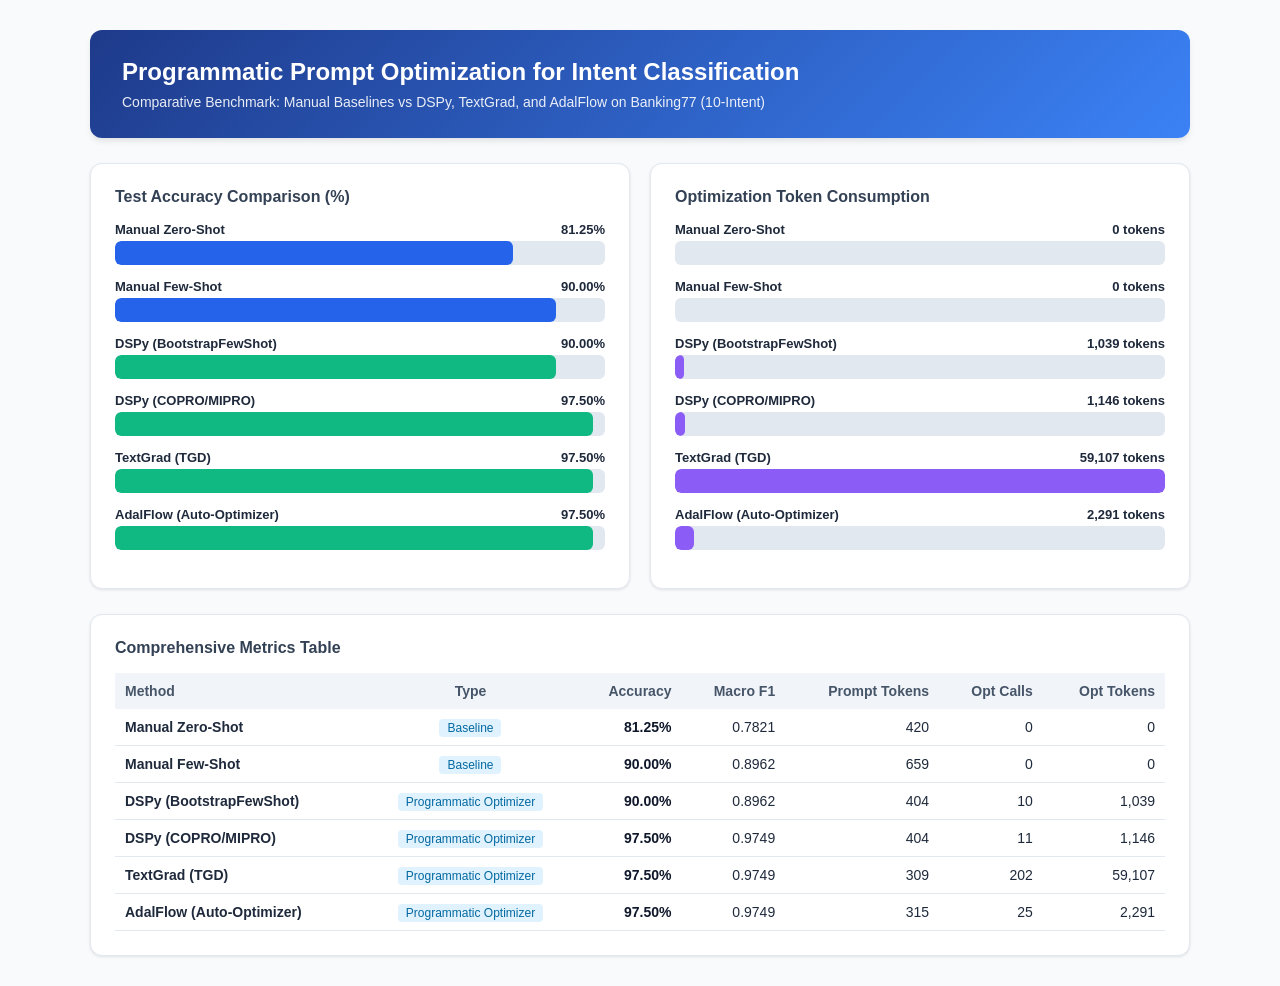
<file: results/benchmark_dashboard.html>
<!DOCTYPE html>
<html lang="en">
<head>
    <meta charset="UTF-8">
    <meta name="viewport" content="width=device-width, initial-scale=1.0">
    <title>Programmatic Prompt Optimization Dashboard</title>
    <style>
        body {
            font-family: -apple-system, BlinkMacSystemFont, "Segoe UI", Roboto, Helvetica, Arial, sans-serif;
            background-color: #f8fafc;
            color: #1e293b;
            margin: 0;
            padding: 30px;
        }
        .container {
            max-width: 1100px;
            margin: 0 auto;
        }
        .header {
            background: linear-gradient(135deg, #1e3a8a 0%, #3b82f6 100%);
            color: white;
            padding: 28px 32px;
            border-radius: 12px;
            margin-bottom: 25px;
            box-shadow: 0 4px 6px -1px rgba(0, 0, 0, 0.1);
        }
        .grid {
            display: grid;
            grid-template-columns: 1fr 1fr;
            gap: 20px;
            margin-bottom: 25px;
        }
        .card {
            background: white;
            padding: 24px;
            border-radius: 12px;
            box-shadow: 0 1px 3px rgba(0,0,0,0.1);
            border: 1px solid #e2e8f0;
        }
        table {
            width: 100%;
            border-collapse: collapse;
            font-size: 14px;
        }
        th {
            background: #f1f5f9;
            padding: 10px;
            text-align: left;
            font-weight: 600;
            color: #475569;
        }
    </style>
</head>
<body>
    <div class="container">
        <div class="header">
            <h1 style="margin: 0 0 8px 0; font-size: 24px;">Programmatic Prompt Optimization for Intent Classification</h1>
            <p style="margin: 0; opacity: 0.9; font-size: 14px;">Comparative Benchmark: Manual Baselines vs DSPy, TextGrad, and AdalFlow on Banking77 (10-Intent)</p>
        </div>

        <div class="grid">
            <div class="card">
                <h3 style="margin-top: 0; font-size: 16px; color: #334155;">Test Accuracy Comparison (%)</h3>
                
        <div style="margin-bottom: 14px;">
            <div style="display: flex; justify-content: space-between; font-size: 13px; font-weight: 600; margin-bottom: 4px;">
                <span>Manual Zero-Shot</span>
                <span>81.25%</span>
            </div>
            <div style="background: #e2e8f0; border-radius: 6px; height: 24px; overflow: hidden;">
                <div style="background: #2563eb; width: 81.25%; height: 100%; border-radius: 6px; transition: width 0.5s ease;"></div>
            </div>
        </div>
        
        <div style="margin-bottom: 14px;">
            <div style="display: flex; justify-content: space-between; font-size: 13px; font-weight: 600; margin-bottom: 4px;">
                <span>Manual Few-Shot</span>
                <span>90.00%</span>
            </div>
            <div style="background: #e2e8f0; border-radius: 6px; height: 24px; overflow: hidden;">
                <div style="background: #2563eb; width: 90.0%; height: 100%; border-radius: 6px; transition: width 0.5s ease;"></div>
            </div>
        </div>
        
        <div style="margin-bottom: 14px;">
            <div style="display: flex; justify-content: space-between; font-size: 13px; font-weight: 600; margin-bottom: 4px;">
                <span>DSPy (BootstrapFewShot)</span>
                <span>90.00%</span>
            </div>
            <div style="background: #e2e8f0; border-radius: 6px; height: 24px; overflow: hidden;">
                <div style="background: #10b981; width: 90.0%; height: 100%; border-radius: 6px; transition: width 0.5s ease;"></div>
            </div>
        </div>
        
        <div style="margin-bottom: 14px;">
            <div style="display: flex; justify-content: space-between; font-size: 13px; font-weight: 600; margin-bottom: 4px;">
                <span>DSPy (COPRO/MIPRO)</span>
                <span>97.50%</span>
            </div>
            <div style="background: #e2e8f0; border-radius: 6px; height: 24px; overflow: hidden;">
                <div style="background: #10b981; width: 97.5%; height: 100%; border-radius: 6px; transition: width 0.5s ease;"></div>
            </div>
        </div>
        
        <div style="margin-bottom: 14px;">
            <div style="display: flex; justify-content: space-between; font-size: 13px; font-weight: 600; margin-bottom: 4px;">
                <span>TextGrad (TGD)</span>
                <span>97.50%</span>
            </div>
            <div style="background: #e2e8f0; border-radius: 6px; height: 24px; overflow: hidden;">
                <div style="background: #10b981; width: 97.5%; height: 100%; border-radius: 6px; transition: width 0.5s ease;"></div>
            </div>
        </div>
        
        <div style="margin-bottom: 14px;">
            <div style="display: flex; justify-content: space-between; font-size: 13px; font-weight: 600; margin-bottom: 4px;">
                <span>AdalFlow (Auto-Optimizer)</span>
                <span>97.50%</span>
            </div>
            <div style="background: #e2e8f0; border-radius: 6px; height: 24px; overflow: hidden;">
                <div style="background: #10b981; width: 97.5%; height: 100%; border-radius: 6px; transition: width 0.5s ease;"></div>
            </div>
        </div>
        
            </div>

            <div class="card">
                <h3 style="margin-top: 0; font-size: 16px; color: #334155;">Optimization Token Consumption</h3>
                
        <div style="margin-bottom: 14px;">
            <div style="display: flex; justify-content: space-between; font-size: 13px; font-weight: 600; margin-bottom: 4px;">
                <span>Manual Zero-Shot</span>
                <span>0 tokens</span>
            </div>
            <div style="background: #e2e8f0; border-radius: 6px; height: 24px; overflow: hidden;">
                <div style="background: #8b5cf6; width: 0.0%; height: 100%; border-radius: 6px;"></div>
            </div>
        </div>
        
        <div style="margin-bottom: 14px;">
            <div style="display: flex; justify-content: space-between; font-size: 13px; font-weight: 600; margin-bottom: 4px;">
                <span>Manual Few-Shot</span>
                <span>0 tokens</span>
            </div>
            <div style="background: #e2e8f0; border-radius: 6px; height: 24px; overflow: hidden;">
                <div style="background: #8b5cf6; width: 0.0%; height: 100%; border-radius: 6px;"></div>
            </div>
        </div>
        
        <div style="margin-bottom: 14px;">
            <div style="display: flex; justify-content: space-between; font-size: 13px; font-weight: 600; margin-bottom: 4px;">
                <span>DSPy (BootstrapFewShot)</span>
                <span>1,039 tokens</span>
            </div>
            <div style="background: #e2e8f0; border-radius: 6px; height: 24px; overflow: hidden;">
                <div style="background: #8b5cf6; width: 1.7578290219432555%; height: 100%; border-radius: 6px;"></div>
            </div>
        </div>
        
        <div style="margin-bottom: 14px;">
            <div style="display: flex; justify-content: space-between; font-size: 13px; font-weight: 600; margin-bottom: 4px;">
                <span>DSPy (COPRO/MIPRO)</span>
                <span>1,146 tokens</span>
            </div>
            <div style="background: #e2e8f0; border-radius: 6px; height: 24px; overflow: hidden;">
                <div style="background: #8b5cf6; width: 1.9388566498045916%; height: 100%; border-radius: 6px;"></div>
            </div>
        </div>
        
        <div style="margin-bottom: 14px;">
            <div style="display: flex; justify-content: space-between; font-size: 13px; font-weight: 600; margin-bottom: 4px;">
                <span>TextGrad (TGD)</span>
                <span>59,107 tokens</span>
            </div>
            <div style="background: #e2e8f0; border-radius: 6px; height: 24px; overflow: hidden;">
                <div style="background: #8b5cf6; width: 100.0%; height: 100%; border-radius: 6px;"></div>
            </div>
        </div>
        
        <div style="margin-bottom: 14px;">
            <div style="display: flex; justify-content: space-between; font-size: 13px; font-weight: 600; margin-bottom: 4px;">
                <span>AdalFlow (Auto-Optimizer)</span>
                <span>2,291 tokens</span>
            </div>
            <div style="background: #e2e8f0; border-radius: 6px; height: 24px; overflow: hidden;">
                <div style="background: #8b5cf6; width: 3.8760214526198253%; height: 100%; border-radius: 6px;"></div>
            </div>
        </div>
        
            </div>
        </div>

        <div class="card">
            <h3 style="margin-top: 0; font-size: 16px; color: #334155; margin-bottom: 16px;">Comprehensive Metrics Table</h3>
            <table>
                <thead>
                    <tr>
                        <th>Method</th>
                        <th style="text-align: center;">Type</th>
                        <th style="text-align: right;">Accuracy</th>
                        <th style="text-align: right;">Macro F1</th>
                        <th style="text-align: right;">Prompt Tokens</th>
                        <th style="text-align: right;">Opt Calls</th>
                        <th style="text-align: right;">Opt Tokens</th>
                    </tr>
                </thead>
                <tbody>
                    
        <tr style="border-bottom: 1px solid #e2e8f0;">
            <td style="padding: 10px; font-weight: 600;">Manual Zero-Shot</td>
            <td style="padding: 10px; text-align: center;"><span style="background: #e0f2fe; color: #0369a1; padding: 2px 8px; border-radius: 4px; font-size: 12px;">Baseline</span></td>
            <td style="padding: 10px; text-align: right; font-weight: bold; color: #0f172a;">81.25%</td>
            <td style="padding: 10px; text-align: right;">0.7821</td>
            <td style="padding: 10px; text-align: right;">420</td>
            <td style="padding: 10px; text-align: right;">0</td>
            <td style="padding: 10px; text-align: right; font-weight: 500;">0</td>
        </tr>
        
        <tr style="border-bottom: 1px solid #e2e8f0;">
            <td style="padding: 10px; font-weight: 600;">Manual Few-Shot</td>
            <td style="padding: 10px; text-align: center;"><span style="background: #e0f2fe; color: #0369a1; padding: 2px 8px; border-radius: 4px; font-size: 12px;">Baseline</span></td>
            <td style="padding: 10px; text-align: right; font-weight: bold; color: #0f172a;">90.00%</td>
            <td style="padding: 10px; text-align: right;">0.8962</td>
            <td style="padding: 10px; text-align: right;">659</td>
            <td style="padding: 10px; text-align: right;">0</td>
            <td style="padding: 10px; text-align: right; font-weight: 500;">0</td>
        </tr>
        
        <tr style="border-bottom: 1px solid #e2e8f0;">
            <td style="padding: 10px; font-weight: 600;">DSPy (BootstrapFewShot)</td>
            <td style="padding: 10px; text-align: center;"><span style="background: #e0f2fe; color: #0369a1; padding: 2px 8px; border-radius: 4px; font-size: 12px;">Programmatic Optimizer</span></td>
            <td style="padding: 10px; text-align: right; font-weight: bold; color: #0f172a;">90.00%</td>
            <td style="padding: 10px; text-align: right;">0.8962</td>
            <td style="padding: 10px; text-align: right;">404</td>
            <td style="padding: 10px; text-align: right;">10</td>
            <td style="padding: 10px; text-align: right; font-weight: 500;">1,039</td>
        </tr>
        
        <tr style="border-bottom: 1px solid #e2e8f0;">
            <td style="padding: 10px; font-weight: 600;">DSPy (COPRO/MIPRO)</td>
            <td style="padding: 10px; text-align: center;"><span style="background: #e0f2fe; color: #0369a1; padding: 2px 8px; border-radius: 4px; font-size: 12px;">Programmatic Optimizer</span></td>
            <td style="padding: 10px; text-align: right; font-weight: bold; color: #0f172a;">97.50%</td>
            <td style="padding: 10px; text-align: right;">0.9749</td>
            <td style="padding: 10px; text-align: right;">404</td>
            <td style="padding: 10px; text-align: right;">11</td>
            <td style="padding: 10px; text-align: right; font-weight: 500;">1,146</td>
        </tr>
        
        <tr style="border-bottom: 1px solid #e2e8f0;">
            <td style="padding: 10px; font-weight: 600;">TextGrad (TGD)</td>
            <td style="padding: 10px; text-align: center;"><span style="background: #e0f2fe; color: #0369a1; padding: 2px 8px; border-radius: 4px; font-size: 12px;">Programmatic Optimizer</span></td>
            <td style="padding: 10px; text-align: right; font-weight: bold; color: #0f172a;">97.50%</td>
            <td style="padding: 10px; text-align: right;">0.9749</td>
            <td style="padding: 10px; text-align: right;">309</td>
            <td style="padding: 10px; text-align: right;">202</td>
            <td style="padding: 10px; text-align: right; font-weight: 500;">59,107</td>
        </tr>
        
        <tr style="border-bottom: 1px solid #e2e8f0;">
            <td style="padding: 10px; font-weight: 600;">AdalFlow (Auto-Optimizer)</td>
            <td style="padding: 10px; text-align: center;"><span style="background: #e0f2fe; color: #0369a1; padding: 2px 8px; border-radius: 4px; font-size: 12px;">Programmatic Optimizer</span></td>
            <td style="padding: 10px; text-align: right; font-weight: bold; color: #0f172a;">97.50%</td>
            <td style="padding: 10px; text-align: right;">0.9749</td>
            <td style="padding: 10px; text-align: right;">315</td>
            <td style="padding: 10px; text-align: right;">25</td>
            <td style="padding: 10px; text-align: right; font-weight: 500;">2,291</td>
        </tr>
        
                </tbody>
            </table>
        </div>
    </div>
</body>
</html>
</file>
<file: website/assets/css/style.css>
/* ========================================================
   PROGRAMMATIC PROMPT OPTIMIZATION — Professional Website
   Master Stylesheet
   ======================================================== */

:root {
  --primary: #6c63ff;
  --primary-dark: #4c45c4;
  --primary-light: #a89dff;
  --secondary: #00d4aa;
  --accent: #ff6b6b;
  --accent2: #ffd93d;
  --dark: #0d0f1a;
  --dark2: #12152b;
  --dark3: #1a1f3a;
  --card-bg: #161a30;
  --card-border: rgba(108,99,255,0.18);
  --text-primary: #f0f0ff;
  --text-secondary: #9b9bc8;
  --text-muted: #5c5c8a;
  --glass: rgba(22,26,48,0.72);
  --glass-border: rgba(108,99,255,0.2);
  --success: #00d4aa;
  --warning: #ffd93d;
  --danger: #ff6b6b;
  --shadow: 0 8px 40px rgba(108,99,255,0.18);
  --shadow-lg: 0 20px 70px rgba(108,99,255,0.25);
  --radius: 16px;
  --radius-sm: 8px;
  --radius-lg: 24px;
  --transition: all 0.35s cubic-bezier(0.4,0,0.2,1);
  --font-sans: 'Inter', 'Segoe UI', system-ui, -apple-system, sans-serif;
  --font-mono: 'JetBrains Mono', 'Fira Code', 'Consolas', monospace;
}

*, *::before, *::after { box-sizing: border-box; margin: 0; padding: 0; }

html { scroll-behavior: smooth; font-size: 16px; }

body {
  font-family: var(--font-sans);
  background: var(--dark);
  color: var(--text-primary);
  line-height: 1.65;
  overflow-x: hidden;
}

/* ---- SCROLLBAR ---- */
::-webkit-scrollbar { width: 8px; }
::-webkit-scrollbar-track { background: var(--dark2); }
::-webkit-scrollbar-thumb { background: var(--primary); border-radius: 4px; }

/* ---- SELECTION ---- */
::selection { background: var(--primary); color: white; }

/* ========== UTILITY ========== */
.container { max-width: 1200px; margin: 0 auto; padding: 0 24px; }
.section-padding { padding: 100px 0; }
.text-gradient {
  background: linear-gradient(135deg, var(--primary-light), var(--secondary));
  -webkit-background-clip: text; -webkit-text-fill-color: transparent;
  background-clip: text;
}
.text-center { text-align: center; }
.flex { display: flex; }
.flex-center { display: flex; align-items: center; justify-content: center; }
.grid-2 { display: grid; grid-template-columns: 1fr 1fr; gap: 32px; }
.grid-3 { display: grid; grid-template-columns: repeat(3,1fr); gap: 28px; }
.grid-4 { display: grid; grid-template-columns: repeat(4,1fr); gap: 24px; }

/* ========== PARTICLES BG ========== */
#particles-canvas {
  position: fixed; top: 0; left: 0; width: 100%; height: 100%;
  pointer-events: none; z-index: 0; opacity: 0.4;
}

/* ========== NAVBAR ========== */
.navbar {
  position: fixed; top: 0; left: 0; right: 0; z-index: 999;
  padding: 18px 0;
  background: rgba(13,15,26,0.85);
  backdrop-filter: blur(20px);
  border-bottom: 1px solid var(--card-border);
  transition: var(--transition);
}
.navbar.scrolled { padding: 12px 0; background: rgba(13,15,26,0.97); }
.nav-inner { display: flex; align-items: center; justify-content: space-between; }
.nav-logo {
  display: flex; align-items: center; gap: 12px;
  font-size: 1.1rem; font-weight: 700; color: var(--text-primary);
  text-decoration: none;
}
.nav-logo-icon {
  width: 38px; height: 38px;
  background: linear-gradient(135deg, var(--primary), var(--secondary));
  border-radius: 10px; display: flex; align-items: center; justify-content: center;
  font-size: 1.1rem;
}
.nav-links { display: flex; align-items: center; gap: 8px; list-style: none; }
.nav-links a {
  color: var(--text-secondary); text-decoration: none;
  padding: 8px 16px; border-radius: var(--radius-sm);
  font-size: 0.88rem; font-weight: 500; transition: var(--transition);
}
.nav-links a:hover { color: var(--text-primary); background: rgba(108,99,255,0.12); }
.nav-links a.active { color: var(--primary-light); background: rgba(108,99,255,0.15); }
.nav-cta {
  background: linear-gradient(135deg, var(--primary), var(--primary-dark));
  color: white !important; padding: 10px 22px !important;
  border-radius: var(--radius-sm) !important;
  box-shadow: 0 4px 16px rgba(108,99,255,0.35);
}
.nav-cta:hover { transform: translateY(-2px); box-shadow: 0 8px 24px rgba(108,99,255,0.45) !important; }

/* ========== HERO ========== */
#hero {
  min-height: 100vh; position: relative; z-index: 1;
  display: flex; align-items: center;
  overflow: hidden;
}
.hero-bg {
  position: absolute; inset: 0;
  background: radial-gradient(ellipse 80% 60% at 50% 0%, rgba(108,99,255,0.18) 0%, transparent 70%),
              radial-gradient(ellipse 50% 40% at 80% 50%, rgba(0,212,170,0.1) 0%, transparent 60%);
}
.hero-content { position: relative; z-index: 2; text-align: center; padding: 140px 0 80px; }
.hero-badge {
  display: inline-flex; align-items: center; gap: 8px;
  background: rgba(108,99,255,0.12); border: 1px solid rgba(108,99,255,0.3);
  padding: 8px 20px; border-radius: 50px; font-size: 0.82rem;
  color: var(--primary-light); font-weight: 600; margin-bottom: 32px;
  animation: fadeInDown 0.8s ease both;
}
.hero-badge span { width: 8px; height: 8px; background: var(--secondary); border-radius: 50%; animation: pulse 2s infinite; }
.hero-title {
  font-size: clamp(2.4rem, 5.5vw, 4.2rem);
  font-weight: 800; line-height: 1.1; margin-bottom: 24px;
  letter-spacing: -1.5px;
  animation: fadeInUp 0.9s ease 0.1s both;
}
.hero-subtitle {
  font-size: 1.15rem; color: var(--text-secondary);
  max-width: 680px; margin: 0 auto 44px; line-height: 1.75;
  animation: fadeInUp 0.9s ease 0.2s both;
}
.hero-buttons {
  display: flex; gap: 16px; justify-content: center; flex-wrap: wrap;
  animation: fadeInUp 0.9s ease 0.3s both;
}
.btn {
  display: inline-flex; align-items: center; gap: 8px;
  padding: 14px 32px; border-radius: var(--radius-sm);
  font-weight: 600; font-size: 0.95rem; text-decoration: none;
  cursor: pointer; border: none; transition: var(--transition);
}
.btn-primary {
  background: linear-gradient(135deg, var(--primary) 0%, var(--primary-dark) 100%);
  color: white; box-shadow: 0 6px 24px rgba(108,99,255,0.4);
}
.btn-primary:hover { transform: translateY(-3px); box-shadow: 0 12px 36px rgba(108,99,255,0.5); }
.btn-secondary {
  background: rgba(108,99,255,0.1); color: var(--primary-light);
  border: 1px solid rgba(108,99,255,0.3);
}
.btn-secondary:hover { background: rgba(108,99,255,0.2); transform: translateY(-3px); }
.hero-stats {
  display: flex; gap: 48px; justify-content: center; flex-wrap: wrap;
  margin-top: 72px; animation: fadeInUp 0.9s ease 0.5s both;
}
.hero-stat-item { text-align: center; }
.hero-stat-num {
  font-size: 2.4rem; font-weight: 800;
  background: linear-gradient(135deg, var(--primary-light), var(--secondary));
  -webkit-background-clip: text; -webkit-text-fill-color: transparent;
  background-clip: text; letter-spacing: -1px;
}
.hero-stat-label { font-size: 0.82rem; color: var(--text-muted); font-weight: 500; margin-top: 4px; }

/* ========== SECTION HEADER ========== */
.section-header { text-align: center; margin-bottom: 64px; }
.section-eyebrow {
  display: inline-block; font-size: 0.78rem; font-weight: 700;
  letter-spacing: 2px; text-transform: uppercase;
  color: var(--secondary); margin-bottom: 16px;
}
.section-title {
  font-size: clamp(1.8rem, 3.5vw, 2.8rem);
  font-weight: 800; letter-spacing: -0.5px; margin-bottom: 16px;
}
.section-desc { color: var(--text-secondary); font-size: 1.05rem; max-width: 600px; margin: 0 auto; }

/* ========== CARDS / GLASS ========== */
.glass-card {
  background: var(--glass); border: 1px solid var(--glass-border);
  border-radius: var(--radius-lg); backdrop-filter: blur(16px);
  transition: var(--transition);
}
.glass-card:hover { border-color: rgba(108,99,255,0.4); transform: translateY(-4px); box-shadow: var(--shadow); }
.card-p { padding: 32px; }

/* ========== OVERVIEW SECTION ========== */
#overview { position: relative; z-index: 1; }
.overview-grid { display: grid; grid-template-columns: 1fr 1fr; gap: 48px; align-items: center; }
.overview-text h2 { font-size: clamp(1.6rem,3vw,2.4rem); font-weight: 800; margin-bottom: 20px; }
.overview-text p { color: var(--text-secondary); margin-bottom: 16px; font-size: 1.0rem; line-height: 1.8; }
.overview-features { display: flex; flex-direction: column; gap: 16px; margin-top: 28px; }
.overview-feature {
  display: flex; align-items: flex-start; gap: 16px;
  background: rgba(108,99,255,0.06); border: 1px solid rgba(108,99,255,0.14);
  border-radius: var(--radius); padding: 18px 20px; transition: var(--transition);
}
.overview-feature:hover { background: rgba(108,99,255,0.12); border-color: rgba(108,99,255,0.3); }
.feature-icon {
  width: 44px; height: 44px; min-width: 44px;
  background: linear-gradient(135deg, var(--primary), var(--secondary));
  border-radius: 12px; display: flex; align-items: center; justify-content: center;
  font-size: 1.1rem;
}
.feature-text h4 { font-size: 0.95rem; font-weight: 700; margin-bottom: 4px; }
.feature-text p { font-size: 0.84rem; color: var(--text-secondary); }
.code-block {
  background: #0a0c1a; border: 1px solid rgba(108,99,255,0.2);
  border-radius: var(--radius); padding: 28px; font-family: var(--font-mono);
  font-size: 0.82rem; line-height: 1.8; overflow-x: auto; position: relative;
}
.code-block .code-header {
  display: flex; align-items: center; gap: 8px; margin-bottom: 20px;
}
.code-dot { width: 12px; height: 12px; border-radius: 50%; }
.code-dot-red { background: #ff5f57; } .code-dot-yellow { background: #febc2e; } .code-dot-green { background: #28c840; }
.code-comment { color: #5c7a9e; }
.code-keyword { color: #c792ea; }
.code-string { color: #80cbc4; }
.code-number { color: var(--accent2); }
.code-fn { color: #82aaff; }
.code-var { color: #f07178; }

/* ========== METHODOLOGY ========== */
#methodology { position: relative; z-index: 1; }
.method-cards { display: grid; grid-template-columns: repeat(auto-fit, minmax(280px, 1fr)); gap: 28px; }
.method-card {
  background: var(--card-bg); border: 1px solid var(--card-border);
  border-radius: var(--radius-lg); padding: 36px; transition: var(--transition);
  position: relative; overflow: hidden;
}
.method-card::before {
  content: ''; position: absolute; top: 0; left: 0; right: 0; height: 3px;
  background: var(--accent-gradient, linear-gradient(90deg, var(--primary), var(--secondary)));
}
.method-card.dspy::before { background: linear-gradient(90deg, #6c63ff, #a89dff); }
.method-card.textgrad::before { background: linear-gradient(90deg, #ff6b6b, #ffd93d); }
.method-card.adalflow::before { background: linear-gradient(90deg, #00d4aa, #6c63ff); }
.method-card.baseline::before { background: linear-gradient(90deg, #5c5c8a, #9b9bc8); }
.method-card:hover { transform: translateY(-6px); box-shadow: var(--shadow-lg); border-color: rgba(108,99,255,0.35); }
.method-icon {
  width: 56px; height: 56px; border-radius: 16px; display: flex;
  align-items: center; justify-content: center; font-size: 1.5rem; margin-bottom: 24px;
}
.method-card.dspy .method-icon { background: rgba(108,99,255,0.18); }
.method-card.textgrad .method-icon { background: rgba(255,107,107,0.15); }
.method-card.adalflow .method-icon { background: rgba(0,212,170,0.15); }
.method-card.baseline .method-icon { background: rgba(155,155,200,0.15); }
.method-title { font-size: 1.25rem; font-weight: 700; margin-bottom: 10px; }
.method-desc { color: var(--text-secondary); font-size: 0.9rem; margin-bottom: 20px; line-height: 1.7; }
.method-features { list-style: none; display: flex; flex-direction: column; gap: 8px; }
.method-features li {
  display: flex; align-items: flex-start; gap: 10px;
  font-size: 0.84rem; color: var(--text-secondary);
}
.method-features li::before { content: '→'; color: var(--primary-light); font-weight: 600; flex-shrink: 0; margin-top: 1px; }

/* ========== RESULTS SECTION ========== */
#results { position: relative; z-index: 1; }
.results-hero {
  background: linear-gradient(135deg, rgba(108,99,255,0.1) 0%, rgba(0,212,170,0.07) 100%);
  border: 1px solid rgba(108,99,255,0.2); border-radius: var(--radius-lg);
  padding: 56px; margin-bottom: 48px; text-align: center;
}
.results-hero h3 { font-size: 1.1rem; font-weight: 600; color: var(--text-secondary); margin-bottom: 32px; }
.big-stats { display: flex; gap: 48px; justify-content: center; flex-wrap: wrap; }
.big-stat { text-align: center; }
.big-stat-num {
  font-size: 3.5rem; font-weight: 900; letter-spacing: -2px;
  background: linear-gradient(135deg, var(--primary-light), var(--secondary));
  -webkit-background-clip: text; -webkit-text-fill-color: transparent;
  background-clip: text; line-height: 1;
}
.big-stat-label { font-size: 0.85rem; color: var(--text-secondary); margin-top: 8px; }

/* ---- Comparison Table ---- */
.table-wrapper { overflow-x: auto; border-radius: var(--radius); border: 1px solid var(--card-border); }
.results-table { width: 100%; border-collapse: collapse; font-size: 0.88rem; }
.results-table thead tr { background: rgba(108,99,255,0.14); }
.results-table th { padding: 16px 20px; text-align: left; font-weight: 700; color: var(--primary-light); font-size: 0.8rem; letter-spacing: 0.5px; white-space: nowrap; }
.results-table td { padding: 16px 20px; border-top: 1px solid rgba(108,99,255,0.1); color: var(--text-secondary); white-space: nowrap; }
.results-table tr:hover td { background: rgba(108,99,255,0.05); }
.results-table .method-name { color: var(--text-primary); font-weight: 600; }
.results-table .best { color: var(--secondary); font-weight: 700; }
.results-table .baseline-row td { opacity: 0.7; }
.badge {
  display: inline-block; padding: 3px 10px; border-radius: 50px; font-size: 0.72rem; font-weight: 700;
}
.badge-baseline { background: rgba(155,155,200,0.15); color: #9b9bc8; border: 1px solid rgba(155,155,200,0.25); }
.badge-programmatic { background: rgba(108,99,255,0.15); color: var(--primary-light); border: 1px solid rgba(108,99,255,0.3); }
.gain-positive { color: var(--success); font-weight: 700; }
.gain-zero { color: var(--text-muted); }

/* ---- Chart Bars ---- */
.chart-section { margin-top: 60px; }
.chart-title { font-size: 1.1rem; font-weight: 700; margin-bottom: 28px; }
.bar-chart { display: flex; flex-direction: column; gap: 18px; }
.bar-row { display: flex; align-items: center; gap: 20px; }
.bar-label { width: 220px; min-width: 180px; font-size: 0.84rem; font-weight: 600; color: var(--text-secondary); text-align: right; }
.bar-track { flex: 1; background: rgba(255,255,255,0.05); border-radius: 50px; height: 32px; overflow: hidden; position: relative; }
.bar-fill {
  height: 100%; border-radius: 50px; display: flex; align-items: center;
  padding-left: 16px; font-size: 0.8rem; font-weight: 700; color: white;
  transition: width 1.5s cubic-bezier(0.4,0,0.2,1);
}
.bar-fill.zero-shot { background: linear-gradient(90deg, #5c5c8a, #9b9bc8); }
.bar-fill.few-shot { background: linear-gradient(90deg, #7c7caa, #b0b0d8); }
.bar-fill.dspy-bs { background: linear-gradient(90deg, #5c5c8a, #a0a0d0); }
.bar-fill.dspy-co { background: linear-gradient(90deg, #6c63ff, #a89dff); }
.bar-fill.textgrad { background: linear-gradient(90deg, #ff6b6b, #ffd93d); }
.bar-fill.adalflow { background: linear-gradient(90deg, #00d4aa, #6c63ff); }

/* ========== DATASET SECTION ========== */
#dataset { position: relative; z-index: 1; }
.intent-grid { display: grid; grid-template-columns: repeat(auto-fill, minmax(220px, 1fr)); gap: 18px; }
.intent-card {
  background: var(--card-bg); border: 1px solid var(--card-border);
  border-radius: var(--radius); padding: 20px; transition: var(--transition);
}
.intent-card:hover { border-color: rgba(108,99,255,0.4); transform: translateY(-3px); }
.intent-card-icon { font-size: 1.5rem; margin-bottom: 10px; }
.intent-card-name { font-size: 0.82rem; font-weight: 700; color: var(--primary-light); margin-bottom: 6px; font-family: var(--font-mono); }
.intent-card-desc { font-size: 0.78rem; color: var(--text-secondary); line-height: 1.6; }
.dataset-stats-row {
  display: flex; gap: 24px; flex-wrap: wrap;
  margin-top: 48px; justify-content: center;
}
.ds-stat {
  background: var(--card-bg); border: 1px solid var(--card-border);
  border-radius: var(--radius); padding: 24px 36px; text-align: center;
  flex: 1; min-width: 140px;
}
.ds-stat-num { font-size: 2rem; font-weight: 800; color: var(--primary-light); }
.ds-stat-label { font-size: 0.8rem; color: var(--text-secondary); margin-top: 4px; }

/* ========== ARCHITECTURE ========== */
#architecture { position: relative; z-index: 1; }
.arch-diagram {
  background: var(--card-bg); border: 1px solid var(--card-border);
  border-radius: var(--radius-lg); padding: 48px; overflow-x: auto;
}
.arch-row { display: flex; align-items: center; justify-content: center; gap: 20px; flex-wrap: wrap; margin: 20px 0; }
.arch-box {
  background: rgba(108,99,255,0.1); border: 1px solid rgba(108,99,255,0.3);
  border-radius: var(--radius-sm); padding: 12px 20px;
  font-size: 0.82rem; font-weight: 600; text-align: center;
  min-width: 140px; color: var(--text-primary);
}
.arch-box.input { border-color: rgba(255,217,61,0.4); background: rgba(255,217,61,0.08); color: var(--accent2); }
.arch-box.output { border-color: rgba(0,212,170,0.4); background: rgba(0,212,170,0.08); color: var(--secondary); }
.arch-box.optimizer { border-color: rgba(255,107,107,0.4); background: rgba(255,107,107,0.08); color: var(--accent); }
.arch-arrow { font-size: 1.3rem; color: var(--text-muted); }
.arch-label { font-size: 0.72rem; color: var(--text-muted); margin-top: 6px; }
.arch-divider {
  width: 100%; height: 1px; background: var(--card-border); margin: 20px 0;
  display: flex; align-items: center; justify-content: center; position: relative;
}
.arch-divider span {
  background: var(--card-bg); padding: 0 16px;
  font-size: 0.75rem; color: var(--text-muted); position: absolute;
}

/* ========== DEMO SECTION ========== */
#demo { position: relative; z-index: 1; }
.demo-container { display: grid; grid-template-columns: 1fr 1.3fr; gap: 40px; align-items: start; }
.demo-input-area h3 { font-size: 1.1rem; font-weight: 700; margin-bottom: 20px; }
.demo-textarea {
  width: 100%; min-height: 120px; padding: 18px; resize: vertical;
  background: var(--dark2); border: 1px solid var(--card-border);
  border-radius: var(--radius); font-family: var(--font-sans); font-size: 0.92rem;
  color: var(--text-primary); outline: none; transition: var(--transition);
  line-height: 1.65;
}
.demo-textarea:focus { border-color: var(--primary); box-shadow: 0 0 0 3px rgba(108,99,255,0.15); }
.demo-samples { margin-top: 16px; }
.demo-samples-label { font-size: 0.78rem; color: var(--text-muted); margin-bottom: 10px; }
.sample-chips { display: flex; flex-wrap: wrap; gap: 8px; }
.chip {
  padding: 6px 14px; background: rgba(108,99,255,0.1); border: 1px solid rgba(108,99,255,0.25);
  border-radius: 50px; font-size: 0.78rem; color: var(--primary-light);
  cursor: pointer; transition: var(--transition);
}
.chip:hover { background: rgba(108,99,255,0.22); border-color: rgba(108,99,255,0.5); }
.demo-btn { width: 100%; margin-top: 20px; }
.demo-results { }
.demo-results h3 { font-size: 1.1rem; font-weight: 700; margin-bottom: 20px; }
.demo-result-card {
  background: var(--card-bg); border: 1px solid var(--card-border);
  border-radius: var(--radius); padding: 18px 22px; margin-bottom: 14px;
  display: flex; align-items: center; justify-content: space-between; gap: 16px;
  transition: var(--transition);
}
.demo-result-card:hover { border-color: rgba(108,99,255,0.3); }
.demo-result-method { font-size: 0.82rem; font-weight: 600; color: var(--text-secondary); min-width: 180px; }
.demo-result-intent {
  font-family: var(--font-mono); font-size: 0.84rem; font-weight: 700;
  color: var(--secondary); flex: 1;
}
.demo-result-badge { font-size: 0.72rem; }
.demo-idle { text-align: center; padding: 48px; color: var(--text-muted); font-size: 0.9rem; }
.demo-idle-icon { font-size: 2.5rem; margin-bottom: 12px; opacity: 0.5; }

/* ========== TIMELINE / FLOW ========== */
.flow-diagram { display: flex; flex-direction: column; gap: 0; }
.flow-step { display: flex; align-items: flex-start; gap: 24px; padding: 28px 0; position: relative; }
.flow-step:not(:last-child)::after {
  content: ''; position: absolute; left: 27px; top: 76px; bottom: 0;
  width: 2px; background: linear-gradient(to bottom, var(--primary), transparent);
}
.flow-num {
  width: 54px; height: 54px; min-width: 54px; border-radius: 50%;
  background: linear-gradient(135deg, var(--primary), var(--primary-dark));
  display: flex; align-items: center; justify-content: center;
  font-weight: 800; font-size: 1.1rem; box-shadow: 0 4px 16px rgba(108,99,255,0.35);
}
.flow-content h4 { font-size: 1.0rem; font-weight: 700; margin-bottom: 8px; }
.flow-content p { color: var(--text-secondary); font-size: 0.88rem; line-height: 1.7; }

/* ========== FINDINGS ========== */
#findings { position: relative; z-index: 1; }
.finding-cards { display: grid; grid-template-columns: repeat(auto-fit, minmax(300px, 1fr)); gap: 24px; }
.finding-card {
  background: var(--card-bg); border: 1px solid var(--card-border);
  border-radius: var(--radius-lg); padding: 32px; transition: var(--transition);
}
.finding-card:hover { transform: translateY(-4px); box-shadow: var(--shadow); border-color: rgba(108,99,255,0.3); }
.finding-num {
  font-size: 3rem; font-weight: 900; letter-spacing: -2px; opacity: 0.15;
  color: var(--primary); font-family: var(--font-mono); margin-bottom: 8px;
}
.finding-title { font-size: 1.0rem; font-weight: 700; margin-bottom: 10px; }
.finding-text { font-size: 0.88rem; color: var(--text-secondary); line-height: 1.75; }

/* ========== FOOTER ========== */
footer {
  background: var(--dark2); border-top: 1px solid var(--card-border);
  padding: 64px 0 32px; position: relative; z-index: 1;
}
.footer-grid { display: grid; grid-template-columns: 2fr 1fr 1fr; gap: 48px; margin-bottom: 48px; }
.footer-brand p { color: var(--text-secondary); font-size: 0.88rem; line-height: 1.8; margin-top: 16px; max-width: 320px; }
.footer-col h5 { font-size: 0.85rem; font-weight: 700; color: var(--text-secondary); letter-spacing: 1px; text-transform: uppercase; margin-bottom: 18px; }
.footer-col ul { list-style: none; display: flex; flex-direction: column; gap: 10px; }
.footer-col ul a { color: var(--text-muted); text-decoration: none; font-size: 0.88rem; transition: color 0.2s; }
.footer-col ul a:hover { color: var(--primary-light); }
.footer-bottom { display: flex; align-items: center; justify-content: space-between; padding-top: 24px; border-top: 1px solid var(--card-border); font-size: 0.82rem; color: var(--text-muted); }
.footer-tech-badges { display: flex; gap: 10px; flex-wrap: wrap; }
.tech-badge {
  padding: 4px 12px; border-radius: 50px; font-size: 0.72rem; font-weight: 600;
  border: 1px solid;
}
.tech-badge.python { color: #3d8bd4; border-color: rgba(61,139,212,0.35); background: rgba(61,139,212,0.1); }
.tech-badge.dspy { color: var(--primary-light); border-color: rgba(108,99,255,0.35); background: rgba(108,99,255,0.1); }
.tech-badge.textgrad { color: var(--accent); border-color: rgba(255,107,107,0.35); background: rgba(255,107,107,0.1); }
.tech-badge.adalflow { color: var(--secondary); border-color: rgba(0,212,170,0.35); background: rgba(0,212,170,0.1); }

/* ========== ANIMATIONS ========== */
@keyframes fadeInDown { from { opacity: 0; transform: translateY(-24px); } to { opacity: 1; transform: translateY(0); } }
@keyframes fadeInUp { from { opacity: 0; transform: translateY(28px); } to { opacity: 1; transform: translateY(0); } }
@keyframes fadeIn { from { opacity: 0; } to { opacity: 1; } }
@keyframes pulse { 0%, 100% { opacity: 1; } 50% { opacity: 0.4; } }
@keyframes float { 0%, 100% { transform: translateY(0); } 50% { transform: translateY(-12px); } }
@keyframes spin { to { transform: rotate(360deg); } }
@keyframes countUp { from { opacity: 0; } to { opacity: 1; } }

.reveal {
  opacity: 0; transform: translateY(32px);
  transition: opacity 0.75s ease, transform 0.75s ease;
}
.reveal.visible { opacity: 1; transform: translateY(0); }

/* ========== MOBILE ========== */
@media (max-width: 1024px) {
  .footer-grid { grid-template-columns: 1fr 1fr; }
  .footer-brand { grid-column: 1 / -1; }
  .overview-grid { grid-template-columns: 1fr; }
  .demo-container { grid-template-columns: 1fr; }
  .grid-3 { grid-template-columns: 1fr 1fr; }
}
@media (max-width: 768px) {
  .nav-links { display: none; }
  .hero-stats { gap: 28px; }
  .hero-title { font-size: 2.2rem; }
  .grid-2, .grid-3, .grid-4 { grid-template-columns: 1fr; }
  .big-stats { gap: 28px; }
  .big-stat-num { font-size: 2.5rem; }
  .bar-label { width: 130px; min-width: 100px; font-size: 0.72rem; }
  .footer-grid { grid-template-columns: 1fr; }
  .section-padding { padding: 72px 0; }
  .results-hero { padding: 36px 24px; }
}

/* ========== LOADER ========== */
#loader {
  position: fixed; inset: 0; background: var(--dark);
  z-index: 10000; display: flex; align-items: center; justify-content: center;
  flex-direction: column; gap: 20px; transition: opacity 0.6s ease, visibility 0.6s;
}
#loader.hidden { opacity: 0; visibility: hidden; }
.loader-ring {
  width: 56px; height: 56px;
  border: 3px solid rgba(108,99,255,0.2);
  border-top-color: var(--primary);
  border-radius: 50%; animation: spin 0.9s linear infinite;
}
.loader-text { font-size: 0.85rem; color: var(--text-muted); letter-spacing: 2px; text-transform: uppercase; }

/* ========== MOBILE NAV ========== */
.hamburger { display: none; cursor: pointer; flex-direction: column; gap: 5px; padding: 4px; }
.hamburger span { width: 24px; height: 2px; background: var(--text-primary); border-radius: 2px; transition: var(--transition); }
@media (max-width: 768px) { .hamburger { display: flex; } }

/* ========== TOOLTIP ========== */
[data-tip] { position: relative; }
[data-tip]::after {
  content: attr(data-tip); position: absolute; bottom: calc(100% + 8px); left: 50%;
  transform: translateX(-50%) scale(0.9); background: var(--dark3); color: var(--text-primary);
  font-size: 0.75rem; padding: 6px 12px; border-radius: 6px; white-space: nowrap;
  opacity: 0; pointer-events: none; transition: var(--transition);
  border: 1px solid var(--card-border);
}
[data-tip]:hover::after { opacity: 1; transform: translateX(-50%) scale(1); }

/* ========== PROGRESS RING ========== */
.progress-ring-wrap { position: relative; display: inline-block; width: 120px; height: 120px; }
.progress-ring-wrap svg { transform: rotate(-90deg); }
.progress-ring-bg { fill: none; stroke: rgba(108,99,255,0.12); stroke-width: 8; }
.progress-ring-fg { fill: none; stroke-width: 8; stroke-linecap: round; transition: stroke-dashoffset 1.5s cubic-bezier(0.4,0,0.2,1); }
.progress-ring-label {
  position: absolute; inset: 0; display: flex; flex-direction: column;
  align-items: center; justify-content: center; text-align: center;
}
.progress-ring-label .num { font-size: 1.3rem; font-weight: 800; }
.progress-ring-label .sub { font-size: 0.65rem; color: var(--text-muted); }

/* ========== VIVA QA SECTION ========== */
#viva { position: relative; z-index: 1; }
.qa-accordion { display: flex; flex-direction: column; gap: 12px; }
.qa-item {
  background: var(--card-bg); border: 1px solid var(--card-border);
  border-radius: var(--radius); overflow: hidden; transition: var(--transition);
}
.qa-item.open { border-color: rgba(108,99,255,0.35); }
.qa-question {
  padding: 20px 24px; display: flex; align-items: center; justify-content: space-between;
  cursor: pointer; gap: 16px;
}
.qa-q-text { font-size: 0.95rem; font-weight: 600; }
.qa-toggle { width: 28px; height: 28px; min-width: 28px; border-radius: 8px; display: flex; align-items: center; justify-content: center; background: rgba(108,99,255,0.12); color: var(--primary-light); font-size: 1.1rem; transition: transform 0.3s ease; }
.qa-item.open .qa-toggle { transform: rotate(45deg); }
.qa-answer { max-height: 0; overflow: hidden; transition: max-height 0.4s cubic-bezier(0.4,0,0.2,1); }
.qa-item.open .qa-answer { max-height: 400px; }
.qa-answer-inner { padding: 0 24px 24px; color: var(--text-secondary); font-size: 0.9rem; line-height: 1.8; }
.qa-answer-inner code { font-family: var(--font-mono); background: rgba(108,99,255,0.1); padding: 2px 8px; border-radius: 4px; font-size: 0.82rem; color: var(--primary-light); }

/* Back to top */
#back-to-top {
  position: fixed; bottom: 28px; right: 28px; z-index: 100;
  width: 48px; height: 48px; border-radius: 50%; background: var(--primary);
  color: white; border: none; cursor: pointer; font-size: 1.1rem;
  display: flex; align-items: center; justify-content: center;
  box-shadow: 0 4px 20px rgba(108,99,255,0.45); transition: var(--transition);
  opacity: 0; transform: translateY(16px); pointer-events: none;
}
#back-to-top.visible { opacity: 1; transform: translateY(0); pointer-events: auto; }
#back-to-top:hover { transform: translateY(-4px); box-shadow: 0 8px 28px rgba(108,99,255,0.6); }
</file>
